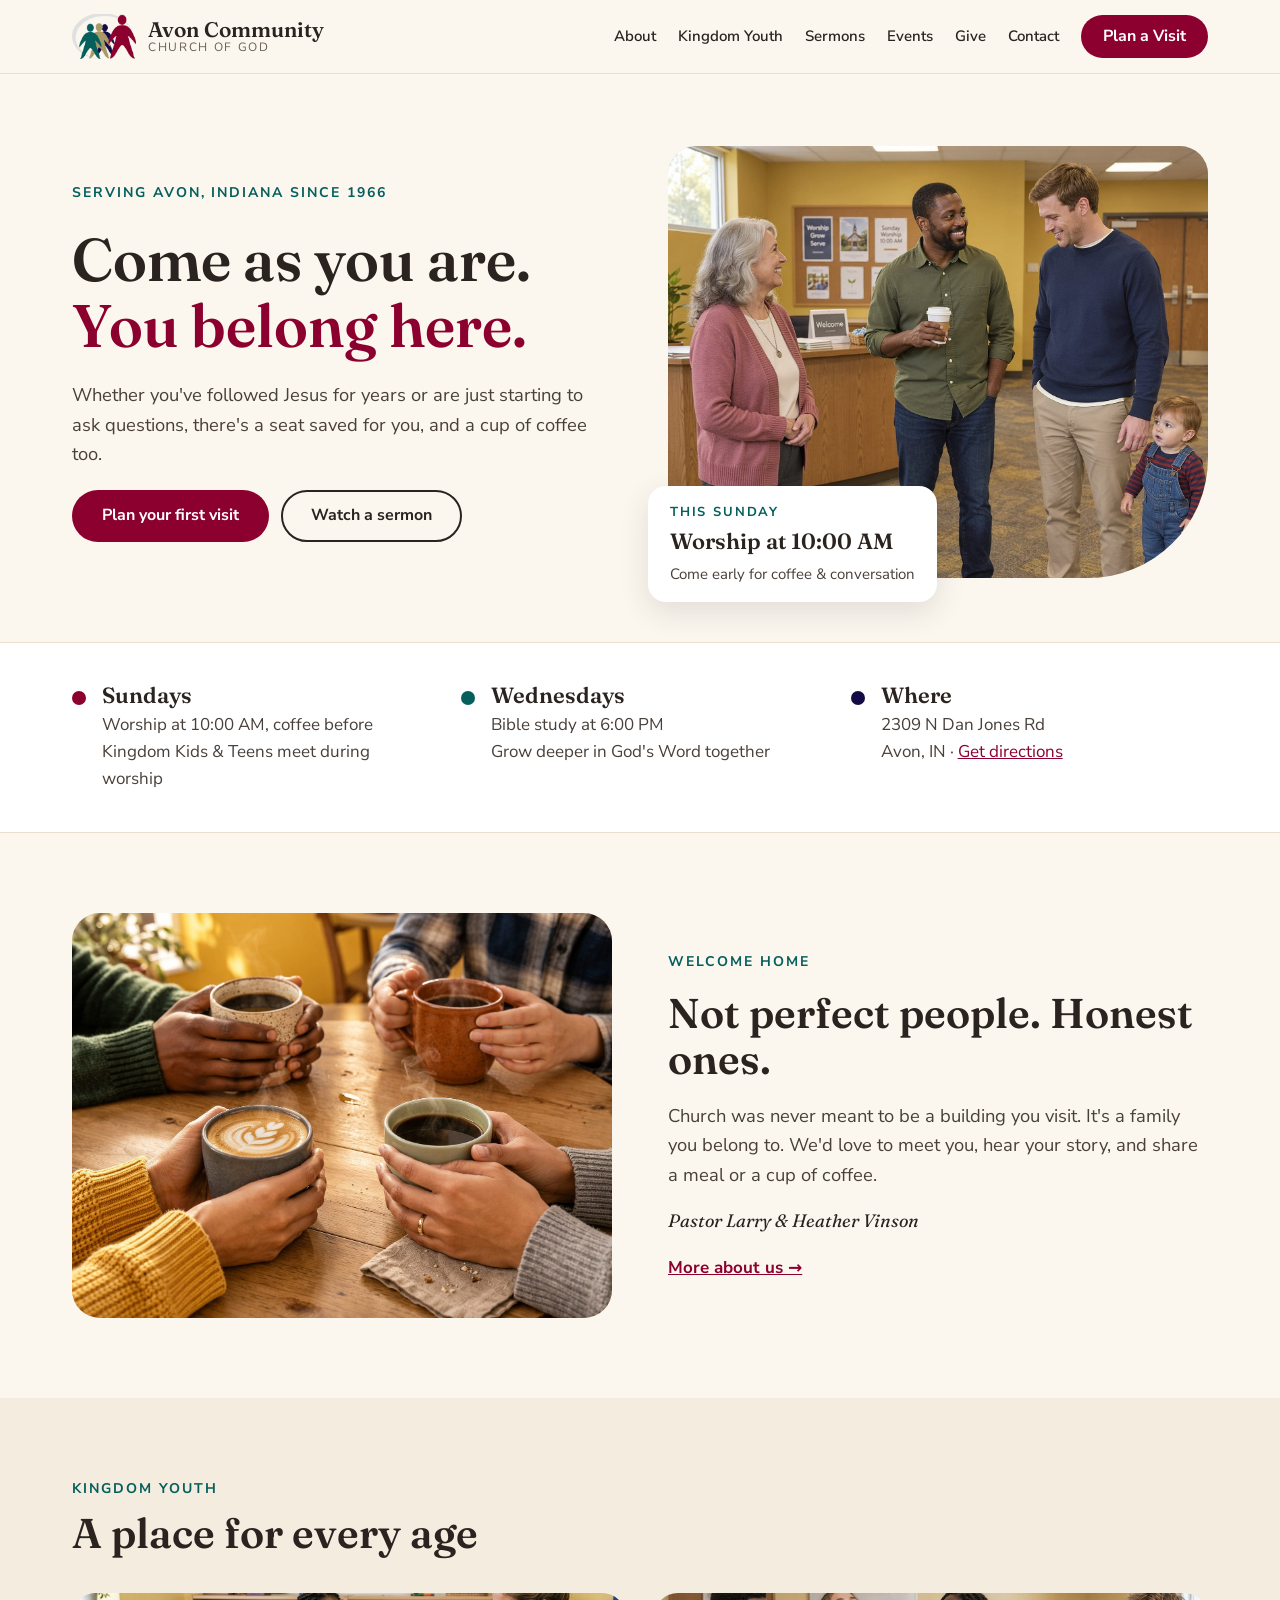
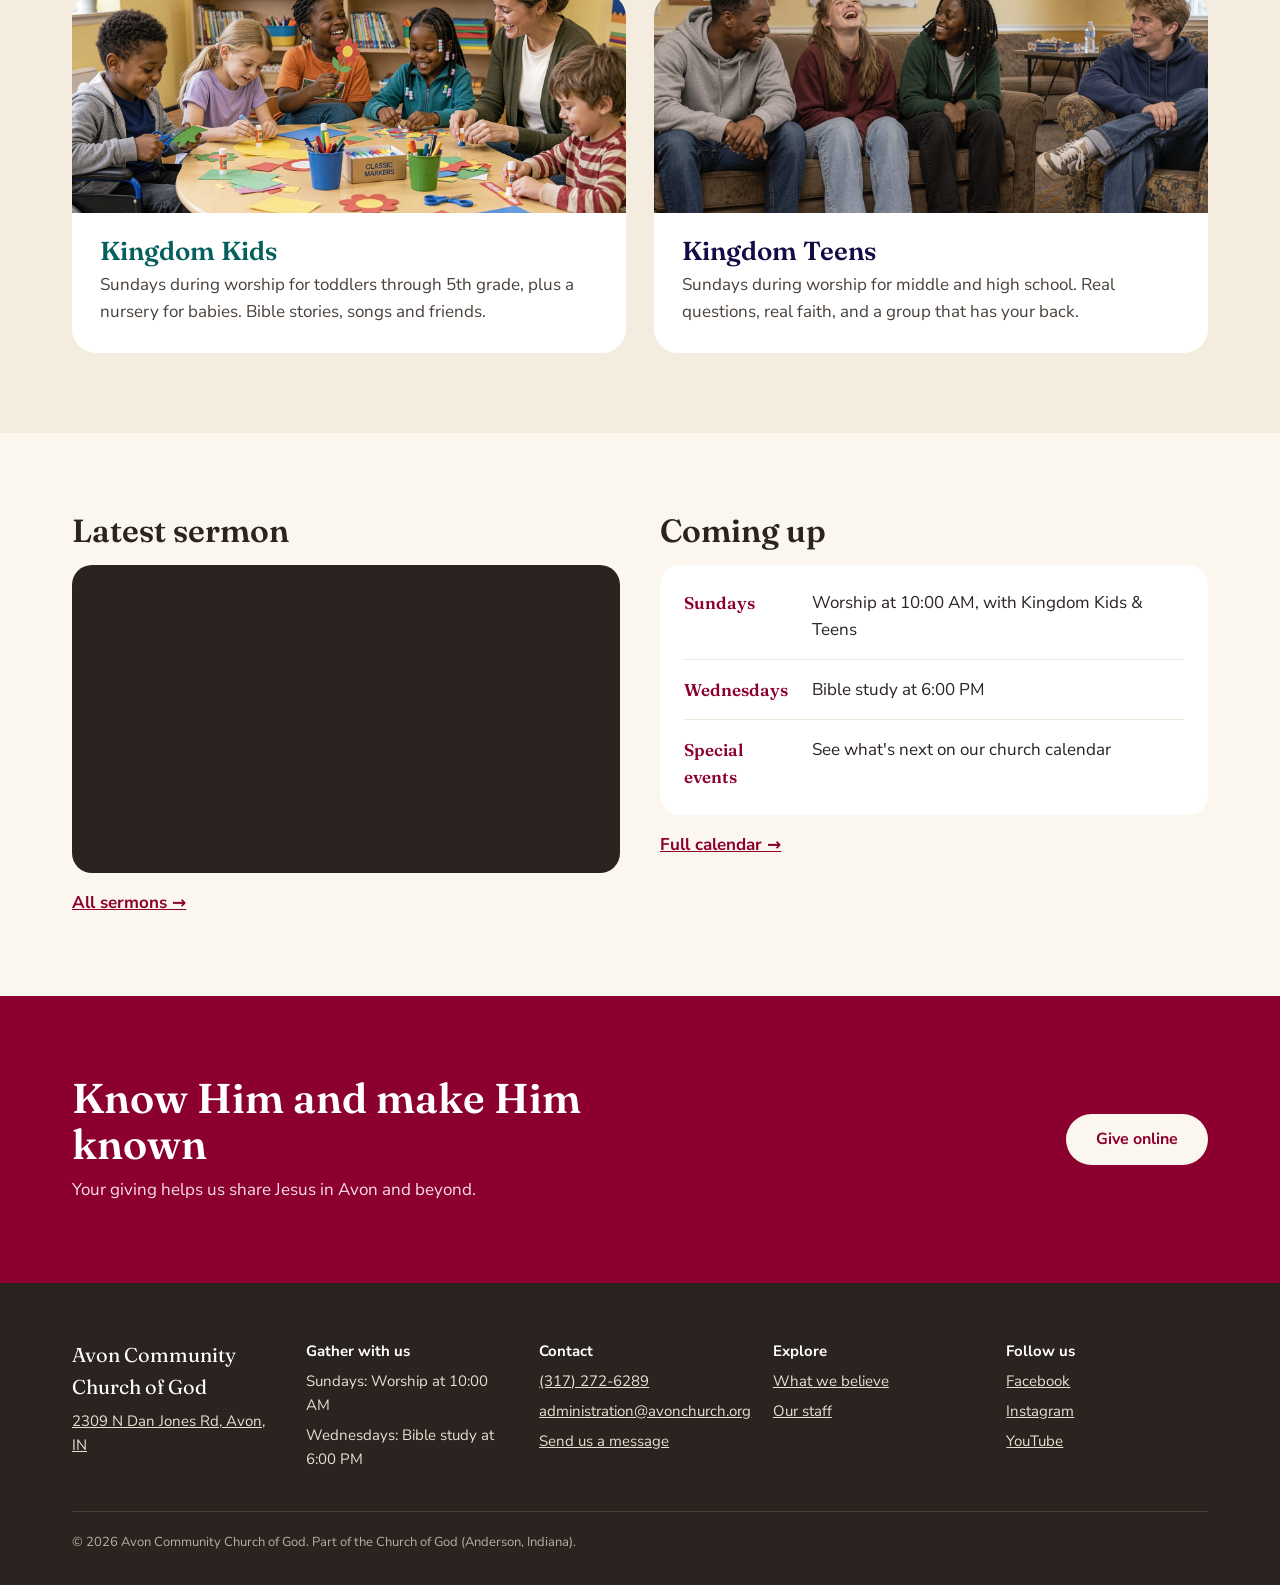
<file: index.html>
<!doctype html>
<html lang="en">
<head>
<meta charset="utf-8">

<meta name="viewport" content="width=device-width, initial-scale=1">
<title>Avon Community Church of God</title>
<meta name="description" content="A church family in Avon, Indiana. Worship Sundays at 10:00 AM at 2309 N Dan Jones Rd. Come as you are.">
<meta property="og:title" content="Avon Community Church of God">
<meta property="og:description" content="A church family in Avon, Indiana. Worship Sundays at 10:00 AM at 2309 N Dan Jones Rd. Come as you are.">
<meta property="og:image" content="https://avonchurch.org/assets/img/logo.png">
<link rel="icon" type="image/png" href="assets/img/favicon.png">
<link rel="apple-touch-icon" href="assets/img/apple-touch-icon.png">
<link rel="preconnect" href="https://fonts.googleapis.com">
<link rel="preconnect" href="https://fonts.gstatic.com" crossorigin>
<link href="https://fonts.googleapis.com/css2?family=Fraunces:opsz,wght@9..144,500;9..144,600&family=Nunito+Sans:wght@400;600;700&display=swap" rel="stylesheet">
<link rel="stylesheet" href="assets/css/style.css">
<script async src="https://www.googletagmanager.com/gtag/js?id=G-5W888PCT22"></script>
<script>
window.dataLayer = window.dataLayer || [];
function gtag(){dataLayer.push(arguments);}
gtag('js', new Date());
gtag('config', 'G-5W888PCT22');
</script>
</head>
<body>
<a class="skip" href="#main">Skip to content</a>
<header class="site-header">
<div class="wrap">
<a class="brand" href="index.html"><img src="assets/img/logo.png" alt="" width="64" height="45" style="height:auto"><span class="brand-name"><strong>Avon Community</strong><span>Church of God</span></span></a>
<button class="menu-toggle" type="button" aria-expanded="false" aria-controls="site-nav">Menu</button>
<nav class="nav" id="site-nav" aria-label="Main">
<a href="about.html">About</a>
<a href="kingdom-youth.html">Kingdom Youth</a>
<a href="sermons.html">Sermons</a>
<a href="events.html">Events</a>
<a href="give.html">Give</a>
<a href="contact.html">Contact</a>
<a class="btn btn-primary" href="plan-a-visit.html">Plan a Visit</a>
</nav>
</div>
</header>
<main id="main">

<section class="hero"><div class="wrap split">
<div class="stack" style="gap:22px">
<p class="eyebrow">Serving Avon, Indiana since 1966</p>
<h1>Come as you are. <span style="color:var(--crimson)">You belong here.</span></h1>
<p class="lead">Whether you've followed Jesus for years or are just starting to ask questions, there's a seat saved for you, and a cup of coffee too.</p>
<div class="btn-row"><a class="btn btn-primary" href="plan-a-visit.html">Plan your first visit</a><a class="btn btn-outline" href="sermons.html">Watch a sermon</a></div>
</div>
<div style="position:relative">
<div class="photo r-hero"><span>Suggested photo: church members chatting in the lobby on a Sunday morning</span><img src="assets/img/photos/home-hero.jpg" alt="church members chatting in the lobby on a Sunday morning" loading="lazy" onerror="this.remove()"></div>
<div class="float-card"><span class="eyebrow" style="font-size:13px">This Sunday</span><strong>Worship at 10:00 AM</strong><span class="soft" style="font-size:15px">Come early for coffee &amp; conversation</span></div>
</div>
</div></section>

<section class="band-white" style="padding:40px 0"><div class="wrap times">
<div><span class="dot" style="background:var(--crimson)"></span><div><h2>Sundays</h2><p>Worship at 10:00 AM, coffee before<br>Kingdom Kids &amp; Teens meet during worship</p></div></div>
<div><span class="dot" style="background:var(--teal)"></span><div><h2>Wednesdays</h2><p>Bible study at 6:00 PM<br>Grow deeper in God's Word together</p></div></div>
<div><span class="dot" style="background:var(--navy)"></span><div><h2>Where</h2><p>2309 N Dan Jones Rd<br>Avon, IN · <a href="https://www.google.com/maps/search/?api=1&query=2309+N+Dan+Jones+Rd+Avon+IN">Get directions</a></p></div></div>
</div></section>

<section><div class="wrap split">
<div class="photo r-4x3"><span>Suggested photo: friends talking over cups of coffee</span><img src="assets/img/photos/vinson-family.jpg" alt="friends talking over cups of coffee" loading="lazy" onerror="this.remove()"></div>
<div class="stack">
<p class="eyebrow">Welcome home</p>
<h2>Not perfect people. Honest ones.</h2>
<p class="lead">Church was never meant to be a building you visit. It's a family you belong to. We'd love to meet you, hear your story, and share a meal or a cup of coffee.</p>
<p style="font-family:var(--serif);font-style:italic;font-size:18px">Pastor Larry &amp; Heather Vinson</p>
<a class="link-strong" href="about.html">More about us →</a>
</div>
</div></section>

<section class="band-sand"><div class="wrap stack" style="gap:36px">
<div class="stack" style="gap:10px"><p class="eyebrow">Kingdom Youth</p><h2>A place for every age</h2></div>
<div class="grid-2">
<a class="card-link" href="kingdom-youth.html#kids"><div class="photo teal"><span>Suggested photo: kids doing a craft with their teacher</span><img src="assets/img/photos/kingdom-kids.jpg" alt="kids doing a craft with their teacher" loading="lazy" onerror="this.remove()"></div><div class="body"><h3 style="color:var(--teal);font-size:26px">Kingdom Kids</h3><p class="soft">Sundays during worship for toddlers through 5th grade, plus a nursery for babies. Bible stories, songs and friends.</p></div></a>
<a class="card-link" href="kingdom-youth.html#teens"><div class="photo navy"><span>Suggested photo: teens laughing together in the youth room</span><img src="assets/img/photos/kingdom-teens.jpg" alt="teens laughing together in the youth room" loading="lazy" onerror="this.remove()"></div><div class="body"><h3 style="color:var(--navy);font-size:26px">Kingdom Teens</h3><p class="soft">Sundays during worship for middle and high school. Real questions, real faith, and a group that has your back.</p></div></a>
</div>
</div></section>

<section><div class="wrap grid-2" style="gap:40px">
<div class="stack" style="gap:16px">
<h2 style="font-size:32px">Latest sermon</h2>
<div class="video"><iframe src="https://www.youtube.com/embed/videoseries?list=UUC1pGTZjn49KOCtVkLAzRPA" title="Latest sermons from Avon Community Church of God" loading="lazy" allow="accelerometer; encrypted-media; gyroscope; picture-in-picture" allowfullscreen></iframe></div>
<a class="link-strong" href="sermons.html">All sermons →</a>
</div>
<div class="stack" style="gap:16px">
<h2 style="font-size:32px">Coming up</h2>
<div class="events-list">
<div><span style="font-family:var(--serif);font-weight:600;color:var(--crimson);width:110px;flex:none">Sundays</span><span>Worship at 10:00 AM, with Kingdom Kids &amp; Teens</span></div>
<div><span style="font-family:var(--serif);font-weight:600;color:var(--crimson);width:110px;flex:none">Wednesdays</span><span>Bible study at 6:00 PM</span></div>
<div><span style="font-family:var(--serif);font-weight:600;color:var(--crimson);width:110px;flex:none">Special events</span><span>See what's next on our church calendar</span></div>
</div>
<a class="link-strong" href="events.html">Full calendar →</a>
</div>
</div></section>

<section class="band-crimson cta-band"><div class="wrap">
<div class="stack" style="gap:8px;max-width:36em"><h2>Know Him and make Him known</h2><p>Your giving helps us share Jesus in Avon and beyond.</p></div>
<a class="btn btn-light" href="give.html">Give online</a>
</div></section>

</main>
<footer class="site-footer">
<div class="wrap">
<div class="cols">
<div><span class="name">Avon Community Church of God</span><a href="https://www.google.com/maps/search/?api=1&query=2309+N+Dan+Jones+Rd+Avon+IN">2309 N Dan Jones Rd, Avon, IN</a></div>
<div><strong>Gather with us</strong><span>Sundays: Worship at 10:00 AM</span><span>Wednesdays: Bible study at 6:00 PM</span></div>
<div><strong>Contact</strong><a href="tel:+13172726289">(317) 272-6289</a><a href="mailto:administration@avonchurch.org">administration@avonchurch.org</a><a href="contact.html">Send us a message</a></div>
<div><strong>Explore</strong><a href="beliefs.html">What we believe</a><a href="staff.html">Our staff</a></div>
<div><strong>Follow us</strong><a href="https://www.facebook.com/avonchurch">Facebook</a><a href="https://www.instagram.com/avonccog">Instagram</a><a href="https://www.youtube.com/@avoncommunitychurchofgod">YouTube</a></div>
</div>
<p class="legal">&copy; <span id="year">2026</span> Avon Community Church of God. Part of the Church of God (Anderson, Indiana).</p>
</div>
</footer>
<script src="assets/js/site.js"></script>
<script src="https://www.blueletterbible.org/assets/scripts/blbToolTip/BLB_ScriptTagger-min.js"></script>
<script>
BLB.Tagger.Translation = 'NIV';
BLB.Tagger.HyperLinks = 'all';
BLB.Tagger.HideTranslationAbbrev = false;
BLB.Tagger.TargetNewWindow = true;
BLB.Tagger.Style = 'par';
</script>
</body>
</html>
</file>
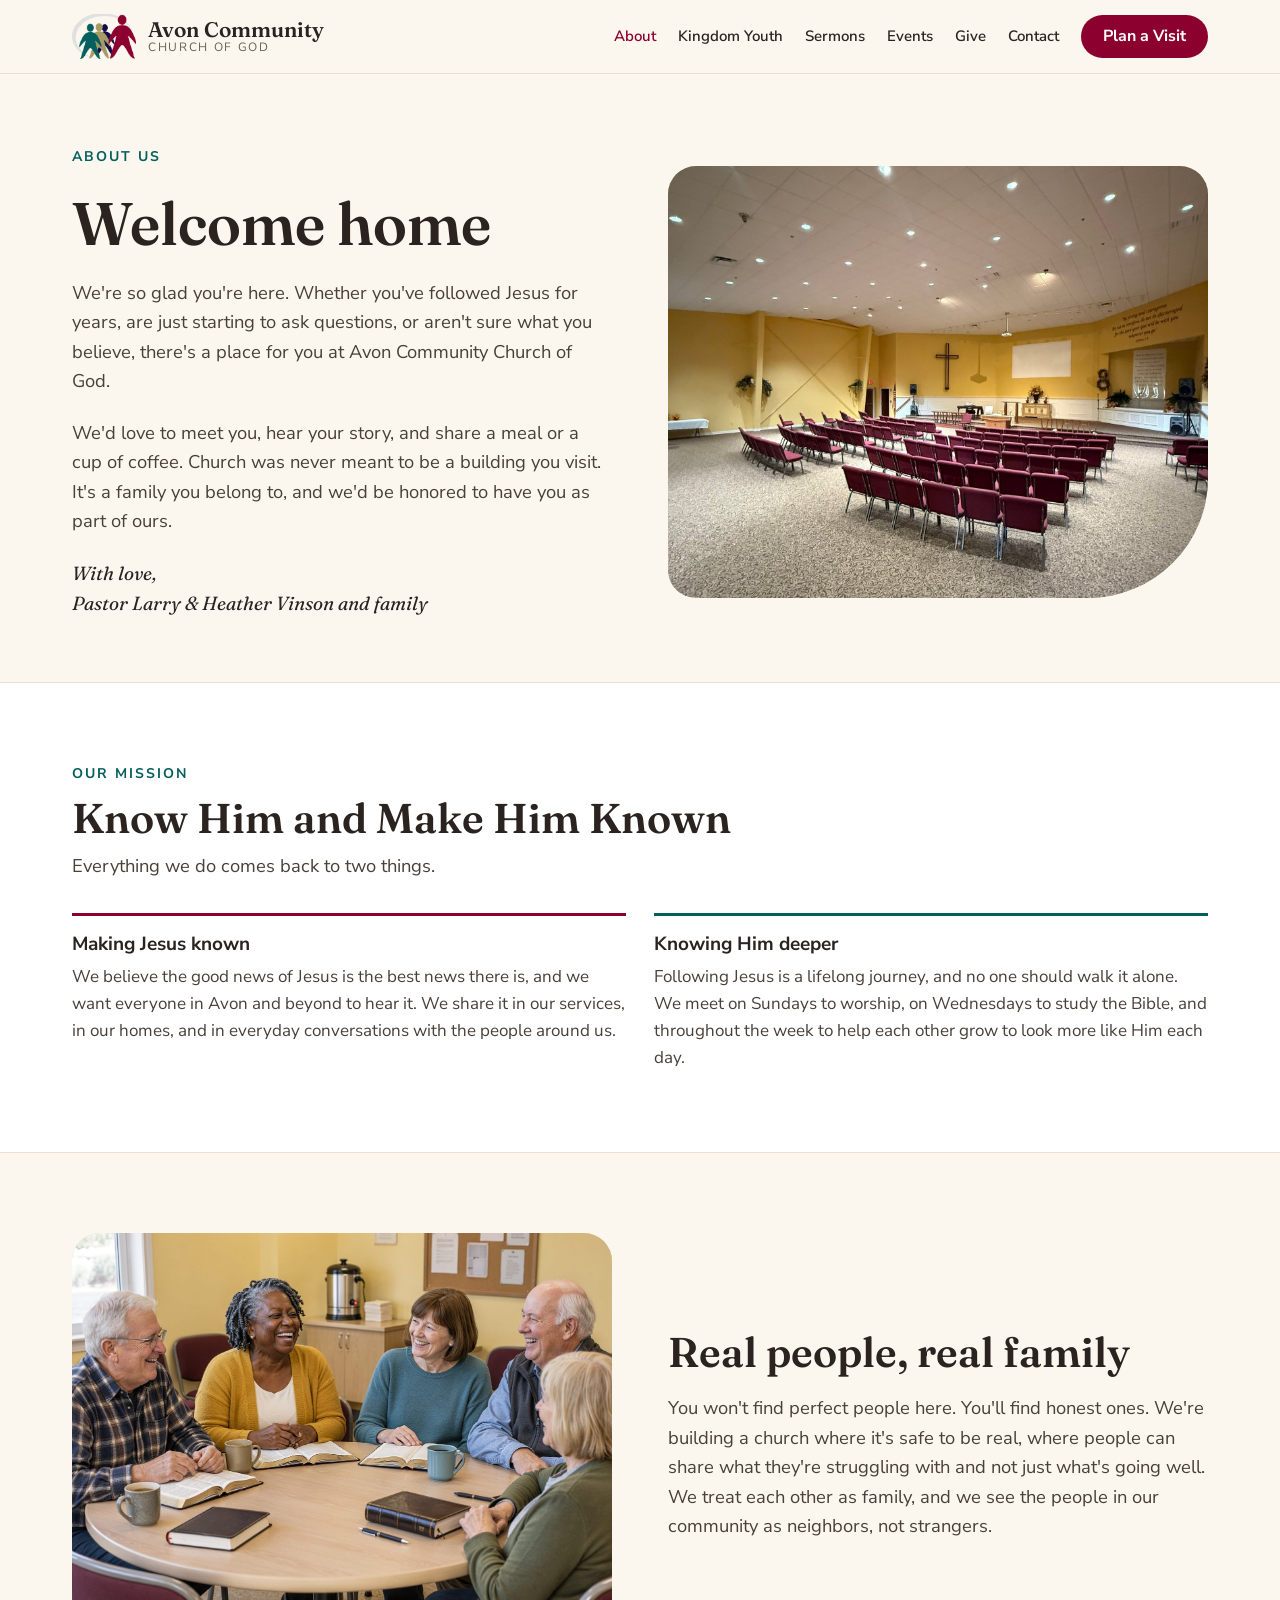
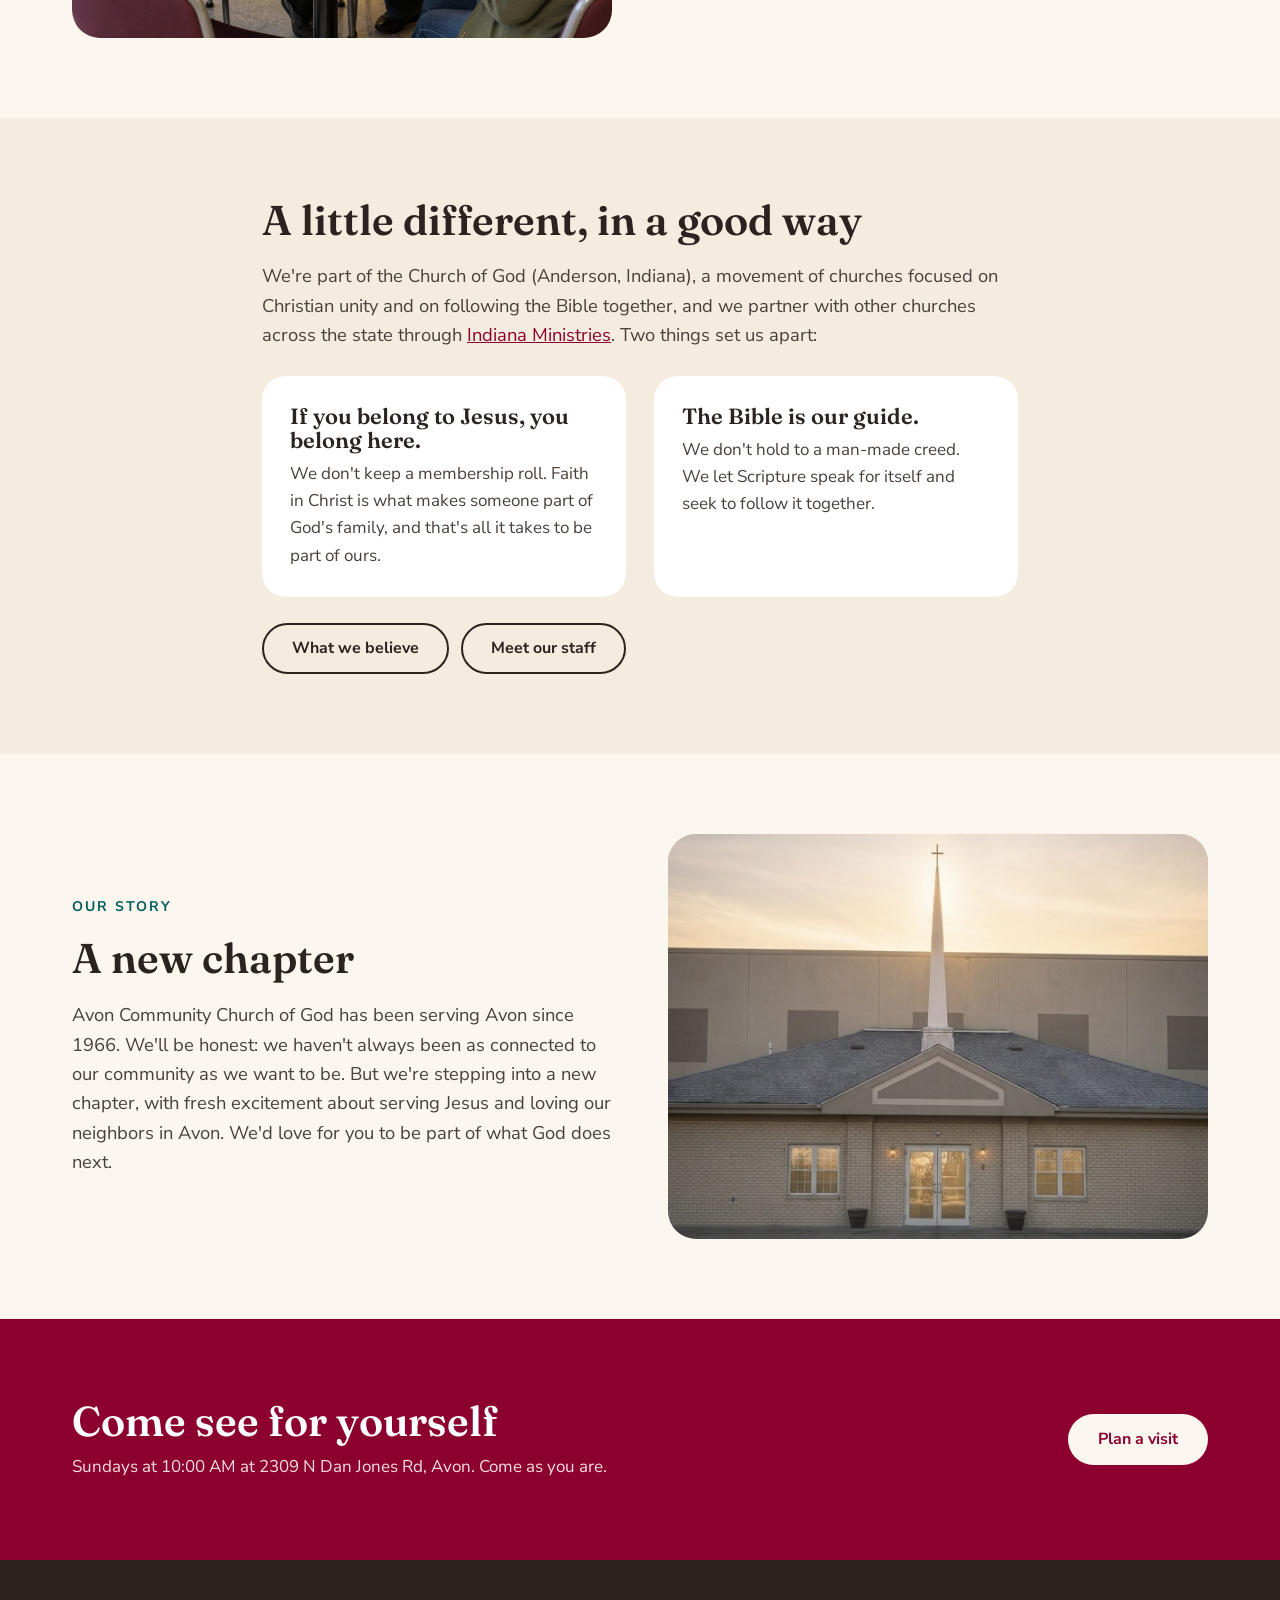
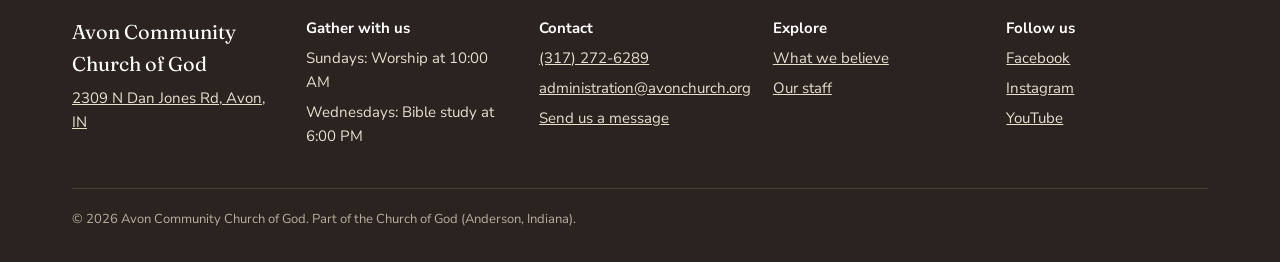
<file: about.html>
<!doctype html>
<html lang="en">
<head>
<meta charset="utf-8">

<meta name="viewport" content="width=device-width, initial-scale=1">
<title>About Us | Avon Community Church of God</title>
<meta name="description" content="Meet Avon Community Church of God: a church family in Avon, Indiana, here to know Jesus and make Him known.">
<meta property="og:title" content="About Us | Avon Community Church of God">
<meta property="og:description" content="Meet Avon Community Church of God: a church family in Avon, Indiana, here to know Jesus and make Him known.">
<meta property="og:image" content="https://avonchurch.org/assets/img/logo.png">
<link rel="icon" type="image/png" href="assets/img/favicon.png">
<link rel="apple-touch-icon" href="assets/img/apple-touch-icon.png">
<link rel="preconnect" href="https://fonts.googleapis.com">
<link rel="preconnect" href="https://fonts.gstatic.com" crossorigin>
<link href="https://fonts.googleapis.com/css2?family=Fraunces:opsz,wght@9..144,500;9..144,600&family=Nunito+Sans:wght@400;600;700&display=swap" rel="stylesheet">
<link rel="stylesheet" href="assets/css/style.css">
<script async src="https://www.googletagmanager.com/gtag/js?id=G-5W888PCT22"></script>
<script>
window.dataLayer = window.dataLayer || [];
function gtag(){dataLayer.push(arguments);}
gtag('js', new Date());
gtag('config', 'G-5W888PCT22');
</script>
</head>
<body>
<a class="skip" href="#main">Skip to content</a>
<header class="site-header">
<div class="wrap">
<a class="brand" href="index.html"><img src="assets/img/logo.png" alt="" width="64" height="45" style="height:auto"><span class="brand-name"><strong>Avon Community</strong><span>Church of God</span></span></a>
<button class="menu-toggle" type="button" aria-expanded="false" aria-controls="site-nav">Menu</button>
<nav class="nav" id="site-nav" aria-label="Main">
<a href="about.html" aria-current="page">About</a>
<a href="kingdom-youth.html">Kingdom Youth</a>
<a href="sermons.html">Sermons</a>
<a href="events.html">Events</a>
<a href="give.html">Give</a>
<a href="contact.html">Contact</a>
<a class="btn btn-primary" href="plan-a-visit.html">Plan a Visit</a>
</nav>
</div>
</header>
<main id="main">

<section class="hero"><div class="wrap split">
<div class="stack" style="gap:22px">
<p class="eyebrow">About us</p>
<h1>Welcome home</h1>
<p class="lead">We're so glad you're here. Whether you've followed Jesus for years, are just starting to ask questions, or aren't sure what you believe, there's a place for you at Avon Community Church of God.</p>
<p class="lead">We'd love to meet you, hear your story, and share a meal or a cup of coffee. Church was never meant to be a building you visit. It's a family you belong to, and we'd be honored to have you as part of ours.</p>
<p style="font-family:var(--serif);font-style:italic;font-size:19px">With love,<br>Pastor Larry &amp; Heather Vinson and family</p>
</div>
<div class="photo r-hero"><span>Suggested photo: our sanctuary, with the cross and the worship stage</span><img src="assets/img/photos/about-vinsons.jpg" alt="our sanctuary, with the cross and the worship stage" loading="lazy" onerror="this.remove()"></div>
</div></section>

<section class="band-white"><div class="wrap stack" style="gap:32px">
<div class="stack" style="gap:10px"><p class="eyebrow">Our mission</p><h2>Know Him and Make Him Known</h2><p class="lead">Everything we do comes back to two things.</p></div>
<div class="grid-2">
<div class="step"><h3>Making Jesus known</h3><p>We believe the good news of Jesus is the best news there is, and we want everyone in Avon and beyond to hear it. We share it in our services, in our homes, and in everyday conversations with the people around us.</p></div>
<div class="step" style="border-color:var(--teal)"><h3>Knowing Him deeper</h3><p>Following Jesus is a lifelong journey, and no one should walk it alone. We meet on Sundays to worship, on Wednesdays to study the Bible, and throughout the week to help each other grow to look more like Him each day.</p></div>
</div>
</div></section>

<section><div class="wrap split">
<div class="photo r-4x3"><span>Suggested photo: a small Bible study group laughing together around a table</span><img src="assets/img/photos/real-people.jpg" alt="a small Bible study group laughing together around a table" loading="lazy" onerror="this.remove()"></div>
<div class="stack">
<h2>Real people, real family</h2>
<p class="lead">You won't find perfect people here. You'll find honest ones. We're building a church where it's safe to be real, where people can share what they're struggling with and not just what's going well. We treat each other as family, and we see the people in our community as neighbors, not strangers.</p>
</div>
</div></section>

<section class="band-sand"><div class="wrap narrow stack">
<h2>A little different, in a good way</h2>
<p class="lead" style="max-width:none">We're part of the Church of God (Anderson, Indiana), a movement of churches focused on Christian unity and on following the Bible together, and we partner with other churches across the state through <a href="https://indianaministries.org/">Indiana Ministries</a>. Two things set us apart:</p>
<div class="grid-2" style="margin-top:8px">
<div class="card"><h3 style="font-size:22px;margin-bottom:8px">If you belong to Jesus, you belong here.</h3><p class="soft">We don't keep a membership roll. Faith in Christ is what makes someone part of God's family, and that's all it takes to be part of ours.</p></div>
<div class="card"><h3 style="font-size:22px;margin-bottom:8px">The Bible is our guide.</h3><p class="soft">We don't hold to a man-made creed. We let Scripture speak for itself and seek to follow it together.</p></div>
</div>
<div class="btn-row" style="margin-top:8px"><a class="btn btn-outline" href="beliefs.html">What we believe</a><a class="btn btn-outline" href="staff.html">Meet our staff</a></div>
</div></section>

<section><div class="wrap split">
<div class="stack">
<p class="eyebrow">Our story</p>
<h2>A new chapter</h2>
<p class="lead">Avon Community Church of God has been serving Avon since 1966. We'll be honest: we haven't always been as connected to our community as we want to be. But we're stepping into a new chapter, with fresh excitement about serving Jesus and loving our neighbors in Avon. We'd love for you to be part of what God does next.</p>
</div>
<div class="photo r-4x3"><span>Suggested photo: our church building, seen from the parking lot</span><img src="assets/img/photos/church-building.jpg" alt="our church building, seen from the parking lot" loading="lazy" onerror="this.remove()"></div>
</div></section>

<section class="band-crimson cta-band"><div class="wrap">
<div class="stack" style="gap:8px;max-width:36em"><h2>Come see for yourself</h2><p>Sundays at 10:00 AM at 2309 N Dan Jones Rd, Avon. Come as you are.</p></div>
<a class="btn btn-light" href="plan-a-visit.html">Plan a visit</a>
</div></section>

</main>
<footer class="site-footer">
<div class="wrap">
<div class="cols">
<div><span class="name">Avon Community Church of God</span><a href="https://www.google.com/maps/search/?api=1&query=2309+N+Dan+Jones+Rd+Avon+IN">2309 N Dan Jones Rd, Avon, IN</a></div>
<div><strong>Gather with us</strong><span>Sundays: Worship at 10:00 AM</span><span>Wednesdays: Bible study at 6:00 PM</span></div>
<div><strong>Contact</strong><a href="tel:+13172726289">(317) 272-6289</a><a href="mailto:administration@avonchurch.org">administration@avonchurch.org</a><a href="contact.html">Send us a message</a></div>
<div><strong>Explore</strong><a href="beliefs.html">What we believe</a><a href="staff.html">Our staff</a></div>
<div><strong>Follow us</strong><a href="https://www.facebook.com/avonchurch">Facebook</a><a href="https://www.instagram.com/avonccog">Instagram</a><a href="https://www.youtube.com/@avoncommunitychurchofgod">YouTube</a></div>
</div>
<p class="legal">&copy; <span id="year">2026</span> Avon Community Church of God. Part of the Church of God (Anderson, Indiana).</p>
</div>
</footer>
<script src="assets/js/site.js"></script>
<script src="https://www.blueletterbible.org/assets/scripts/blbToolTip/BLB_ScriptTagger-min.js"></script>
<script>
BLB.Tagger.Translation = 'NIV';
BLB.Tagger.HyperLinks = 'all';
BLB.Tagger.HideTranslationAbbrev = false;
BLB.Tagger.TargetNewWindow = true;
BLB.Tagger.Style = 'par';
</script>
</body>
</html>
</file>
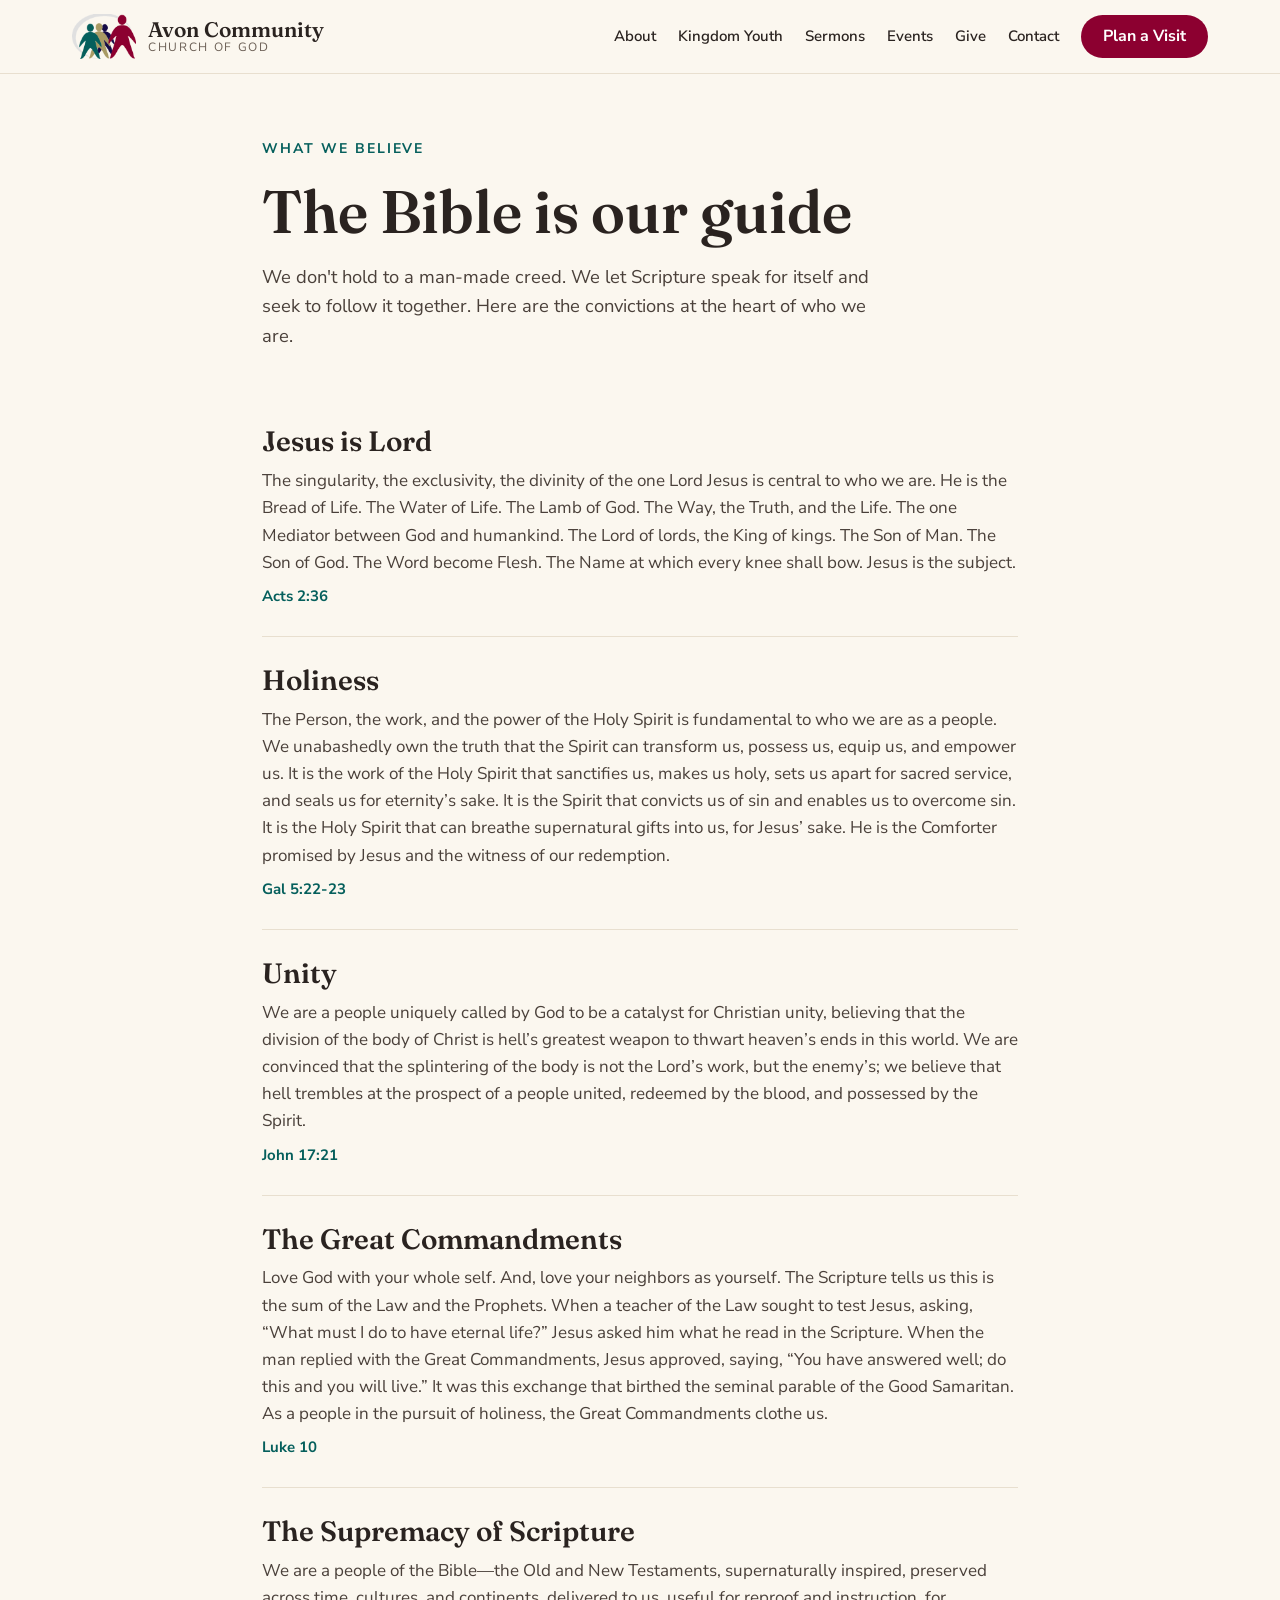
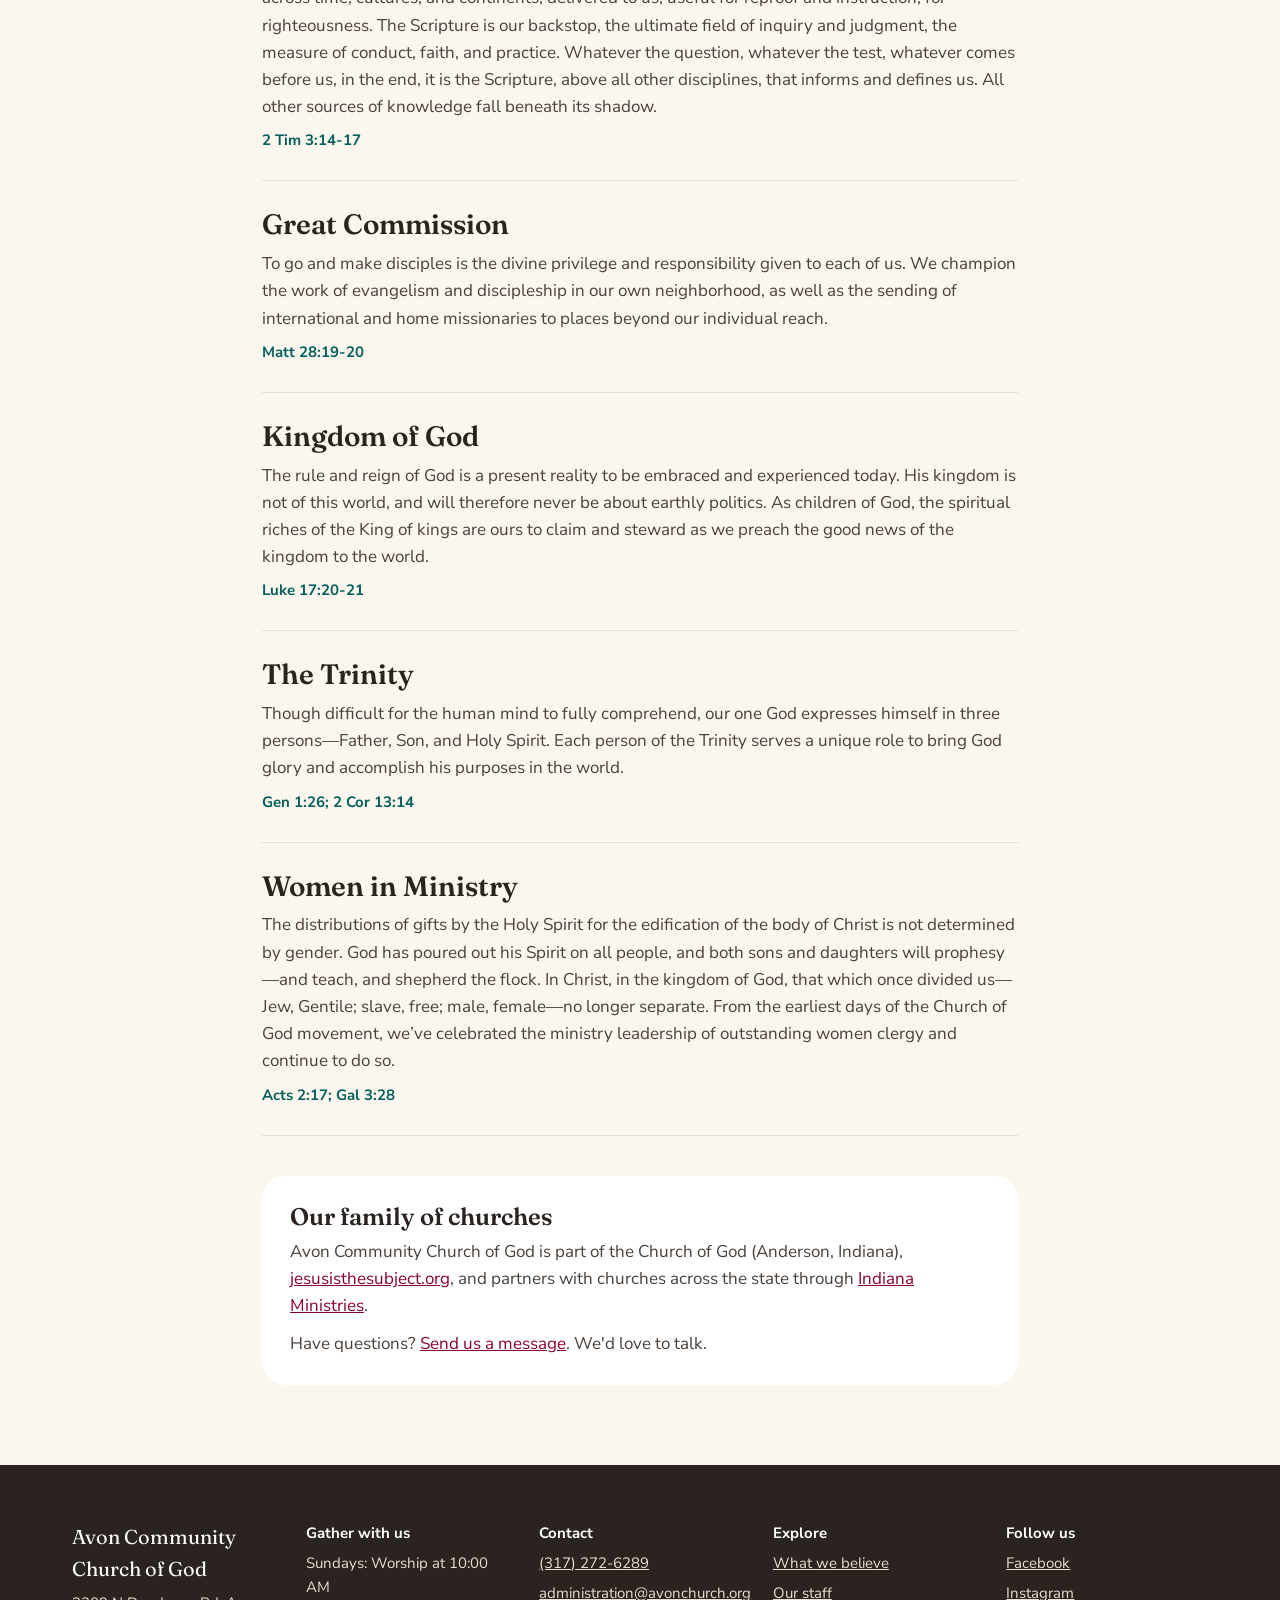
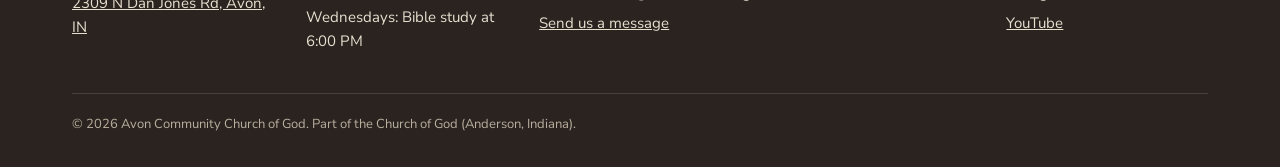
<file: beliefs.html>
<!doctype html>
<html lang="en">
<head>
<meta charset="utf-8">

<meta name="viewport" content="width=device-width, initial-scale=1">
<title>What We Believe | Avon Community Church of God</title>
<meta name="description" content="What Avon Community Church of God believes. We let Scripture speak for itself and seek to follow it together.">
<meta property="og:title" content="What We Believe | Avon Community Church of God">
<meta property="og:description" content="What Avon Community Church of God believes. We let Scripture speak for itself and seek to follow it together.">
<meta property="og:image" content="https://avonchurch.org/assets/img/logo.png">
<link rel="icon" type="image/png" href="assets/img/favicon.png">
<link rel="apple-touch-icon" href="assets/img/apple-touch-icon.png">
<link rel="preconnect" href="https://fonts.googleapis.com">
<link rel="preconnect" href="https://fonts.gstatic.com" crossorigin>
<link href="https://fonts.googleapis.com/css2?family=Fraunces:opsz,wght@9..144,500;9..144,600&family=Nunito+Sans:wght@400;600;700&display=swap" rel="stylesheet">
<link rel="stylesheet" href="assets/css/style.css">
<script async src="https://www.googletagmanager.com/gtag/js?id=G-5W888PCT22"></script>
<script>
window.dataLayer = window.dataLayer || [];
function gtag(){dataLayer.push(arguments);}
gtag('js', new Date());
gtag('config', 'G-5W888PCT22');
</script>
</head>
<body>
<a class="skip" href="#main">Skip to content</a>
<header class="site-header">
<div class="wrap">
<a class="brand" href="index.html"><img src="assets/img/logo.png" alt="" width="64" height="45" style="height:auto"><span class="brand-name"><strong>Avon Community</strong><span>Church of God</span></span></a>
<button class="menu-toggle" type="button" aria-expanded="false" aria-controls="site-nav">Menu</button>
<nav class="nav" id="site-nav" aria-label="Main">
<a href="about.html">About</a>
<a href="kingdom-youth.html">Kingdom Youth</a>
<a href="sermons.html">Sermons</a>
<a href="events.html">Events</a>
<a href="give.html">Give</a>
<a href="contact.html">Contact</a>
<a class="btn btn-primary" href="plan-a-visit.html">Plan a Visit</a>
</nav>
</div>
</header>
<main id="main">

<section class="page-hero"><div class="wrap narrow stack">
<p class="eyebrow">What we believe</p>
<h1>The Bible is our guide</h1>
<p class="lead">We don't hold to a man-made creed. We let Scripture speak for itself and seek to follow it together. Here are the convictions at the heart of who we are.</p>
</div></section>
<section style="padding-top:0"><div class="wrap narrow">
<div class="belief"><h2>Jesus is Lord</h2><p>The singularity, the exclusivity, the divinity of the one Lord Jesus is central to who we are. He is the Bread of Life. The Water of Life. The Lamb of God. The Way, the Truth, and the Life. The one Mediator between God and humankind. The Lord of lords, the King of kings. The Son of Man. The Son of God. The Word become Flesh. The Name at which every knee shall bow. Jesus is the subject.</p><p class="ref">Acts 2:36</p></div>
<div class="belief"><h2>Holiness</h2><p>The Person, the work, and the power of the Holy Spirit is fundamental to who we are as a people. We unabashedly own the truth that the Spirit can transform us, possess us, equip us, and empower us. It is the work of the Holy Spirit that sanctifies us, makes us holy, sets us apart for sacred service, and seals us for eternity’s sake. It is the Spirit that convicts us of sin and enables us to overcome sin. It is the Holy Spirit that can breathe supernatural gifts into us, for Jesus’ sake. He is the Comforter promised by Jesus and the witness of our redemption.</p><p class="ref">Gal 5:22-23</p></div>
<div class="belief"><h2>Unity</h2><p>We are a people uniquely called by God to be a catalyst for Christian unity, believing that the division of the body of Christ is hell’s greatest weapon to thwart heaven’s ends in this world. We are convinced that the splintering of the body is not the Lord’s work, but the enemy’s; we believe that hell trembles at the prospect of a people united, redeemed by the blood, and possessed by the Spirit.</p><p class="ref">John 17:21</p></div>
<div class="belief"><h2>The Great Commandments</h2><p>Love God with your whole self. And, love your neighbors as yourself. The Scripture tells us this is the sum of the Law and the Prophets. When a teacher of the Law sought to test Jesus, asking, “What must I do to have eternal life?” Jesus asked him what he read in the Scripture. When the man replied with the Great Commandments, Jesus approved, saying, “You have answered well; do this and you will live.” It was this exchange that birthed the seminal parable of the Good Samaritan. As a people in the pursuit of holiness, the Great Commandments clothe us.</p><p class="ref">Luke 10</p></div>
<div class="belief"><h2>The Supremacy of Scripture</h2><p>We are a people of the Bible—the Old and New Testaments, supernaturally inspired, preserved across time, cultures, and continents, delivered to us, useful for reproof and instruction, for righteousness. The Scripture is our backstop, the ultimate field of inquiry and judgment, the measure of conduct, faith, and practice. Whatever the question, whatever the test, whatever comes before us, in the end, it is the Scripture, above all other disciplines, that informs and defines us. All other sources of knowledge fall beneath its shadow.</p><p class="ref">2 Tim 3:14-17</p></div>
<div class="belief"><h2>Great Commission</h2><p>To go and make disciples is the divine privilege and responsibility given to each of us. We champion the work of evangelism and discipleship in our own neighborhood, as well as the sending of international and home missionaries to places beyond our individual reach.</p><p class="ref">Matt 28:19-20</p></div>
<div class="belief"><h2>Kingdom of God</h2><p>The rule and reign of God is a present reality to be embraced and experienced today. His kingdom is not of this world, and will therefore never be about earthly politics. As children of God, the spiritual riches of the King of kings are ours to claim and steward as we preach the good news of the kingdom to the world.</p><p class="ref">Luke 17:20-21</p></div>
<div class="belief"><h2>The Trinity</h2><p>Though difficult for the human mind to fully comprehend, our one God expresses himself in three persons—Father, Son, and Holy Spirit. Each person of the Trinity serves a unique role to bring God glory and accomplish his purposes in the world.</p><p class="ref">Gen 1:26; 2 Cor 13:14</p></div>
<div class="belief"><h2>Women in Ministry</h2><p>The distributions of gifts by the Holy Spirit for the edification of the body of Christ is not determined by gender. God has poured out his Spirit on all people, and both sons and daughters will prophesy—and teach, and shepherd the flock. In Christ, in the kingdom of God, that which once divided us—Jew, Gentile; slave, free; male, female—no longer separate. From the earliest days of the Church of God movement, we’ve celebrated the ministry leadership of outstanding women clergy and continue to do so.</p><p class="ref">Acts 2:17; Gal 3:28</p></div>
<div class="card" style="margin-top:40px">
<h3 style="margin-bottom:8px">Our family of churches</h3>
<p class="soft">Avon Community Church of God is part of the Church of God (Anderson, Indiana), <a href="https://www.jesusisthesubject.org/">jesusisthesubject.org</a>, and partners with churches across the state through <a href="https://indianaministries.org/">Indiana Ministries</a>.</p>
<p class="soft" style="margin-top:10px">Have questions? <a href="contact.html">Send us a message</a>. We'd love to talk.</p>
</div>
</div></section>

</main>
<footer class="site-footer">
<div class="wrap">
<div class="cols">
<div><span class="name">Avon Community Church of God</span><a href="https://www.google.com/maps/search/?api=1&query=2309+N+Dan+Jones+Rd+Avon+IN">2309 N Dan Jones Rd, Avon, IN</a></div>
<div><strong>Gather with us</strong><span>Sundays: Worship at 10:00 AM</span><span>Wednesdays: Bible study at 6:00 PM</span></div>
<div><strong>Contact</strong><a href="tel:+13172726289">(317) 272-6289</a><a href="mailto:administration@avonchurch.org">administration@avonchurch.org</a><a href="contact.html">Send us a message</a></div>
<div><strong>Explore</strong><a href="beliefs.html">What we believe</a><a href="staff.html">Our staff</a></div>
<div><strong>Follow us</strong><a href="https://www.facebook.com/avonchurch">Facebook</a><a href="https://www.instagram.com/avonccog">Instagram</a><a href="https://www.youtube.com/@avoncommunitychurchofgod">YouTube</a></div>
</div>
<p class="legal">&copy; <span id="year">2026</span> Avon Community Church of God. Part of the Church of God (Anderson, Indiana).</p>
</div>
</footer>
<script src="assets/js/site.js"></script>
<script src="https://www.blueletterbible.org/assets/scripts/blbToolTip/BLB_ScriptTagger-min.js"></script>
<script>
BLB.Tagger.Translation = 'NIV';
BLB.Tagger.HyperLinks = 'all';
BLB.Tagger.HideTranslationAbbrev = false;
BLB.Tagger.TargetNewWindow = true;
BLB.Tagger.Style = 'par';
</script>
</body>
</html>
</file>
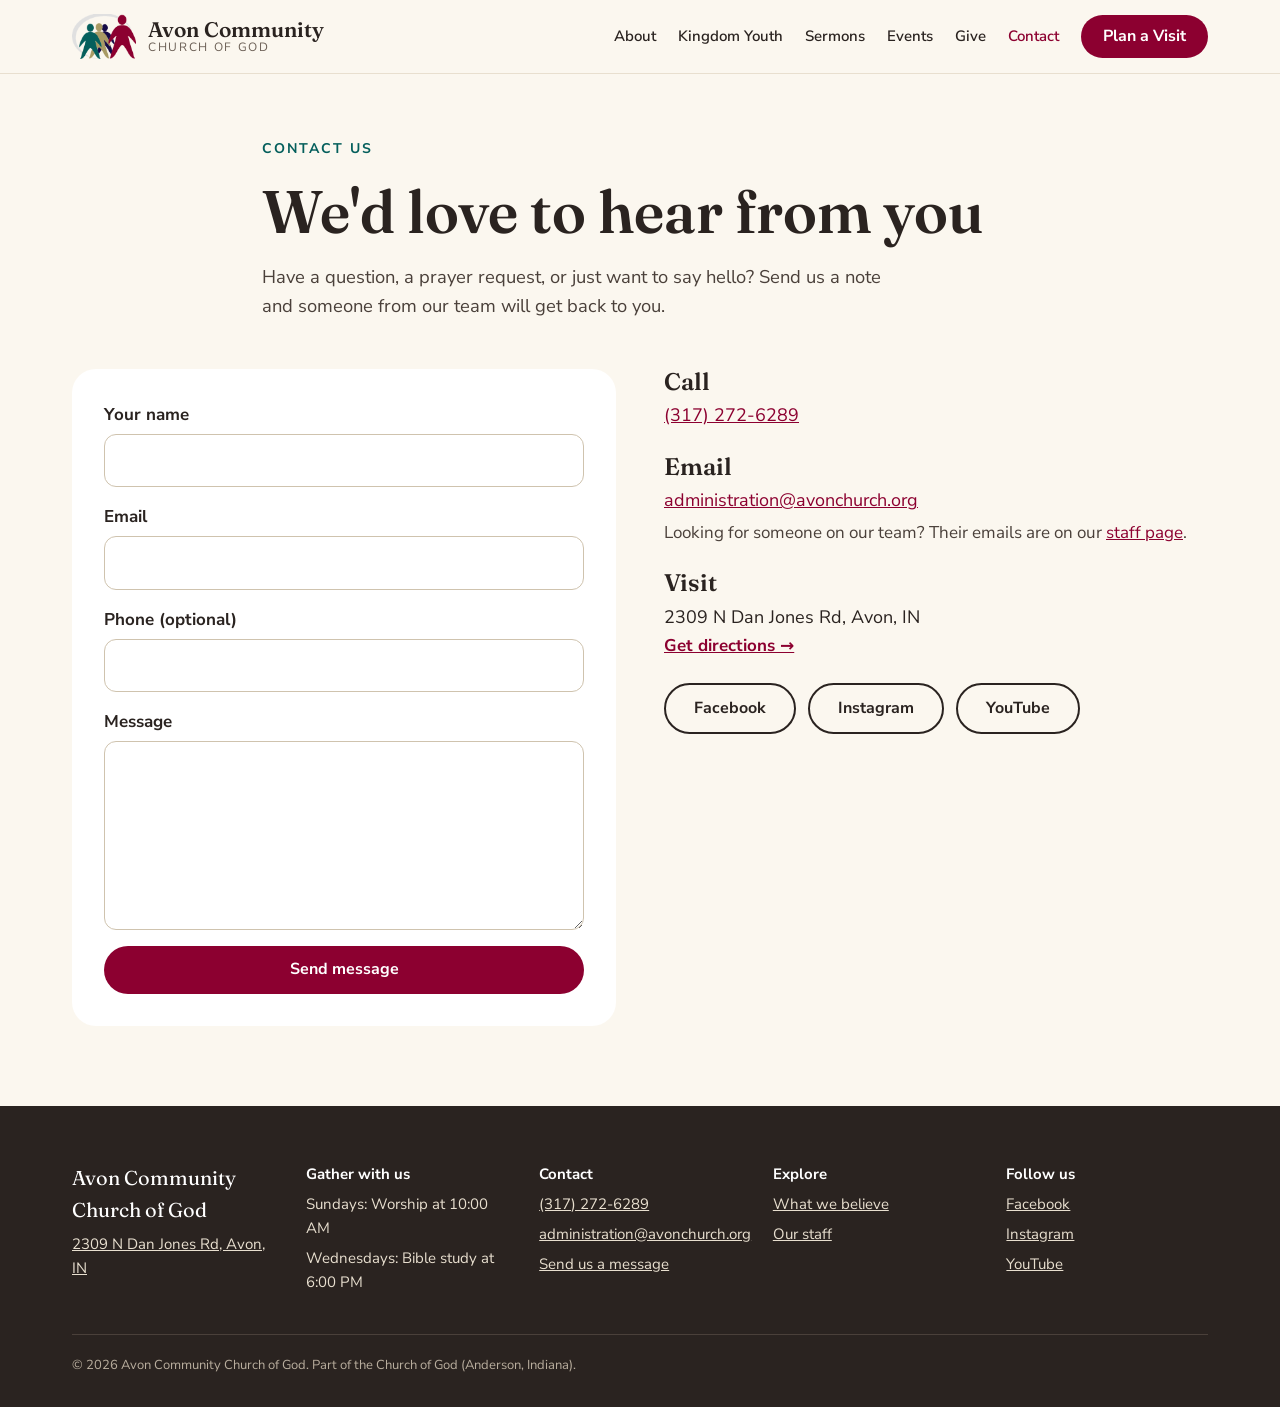
<file: contact.html>
<!doctype html>
<html lang="en">
<head>
<meta charset="utf-8">

<meta name="viewport" content="width=device-width, initial-scale=1">
<title>Contact Us | Avon Community Church of God</title>
<meta name="description" content="Contact Avon Community Church of God in Avon, Indiana.">
<meta property="og:title" content="Contact Us | Avon Community Church of God">
<meta property="og:description" content="Contact Avon Community Church of God in Avon, Indiana.">
<meta property="og:image" content="https://avonchurch.org/assets/img/logo.png">
<link rel="icon" type="image/png" href="assets/img/favicon.png">
<link rel="apple-touch-icon" href="assets/img/apple-touch-icon.png">
<link rel="preconnect" href="https://fonts.googleapis.com">
<link rel="preconnect" href="https://fonts.gstatic.com" crossorigin>
<link href="https://fonts.googleapis.com/css2?family=Fraunces:opsz,wght@9..144,500;9..144,600&family=Nunito+Sans:wght@400;600;700&display=swap" rel="stylesheet">
<link rel="stylesheet" href="assets/css/style.css">
<script async src="https://www.googletagmanager.com/gtag/js?id=G-5W888PCT22"></script>
<script>
window.dataLayer = window.dataLayer || [];
function gtag(){dataLayer.push(arguments);}
gtag('js', new Date());
gtag('config', 'G-5W888PCT22');
</script>
</head>
<body>
<a class="skip" href="#main">Skip to content</a>
<header class="site-header">
<div class="wrap">
<a class="brand" href="index.html"><img src="assets/img/logo.png" alt="" width="64" height="45" style="height:auto"><span class="brand-name"><strong>Avon Community</strong><span>Church of God</span></span></a>
<button class="menu-toggle" type="button" aria-expanded="false" aria-controls="site-nav">Menu</button>
<nav class="nav" id="site-nav" aria-label="Main">
<a href="about.html">About</a>
<a href="kingdom-youth.html">Kingdom Youth</a>
<a href="sermons.html">Sermons</a>
<a href="events.html">Events</a>
<a href="give.html">Give</a>
<a href="contact.html" aria-current="page">Contact</a>
<a class="btn btn-primary" href="plan-a-visit.html">Plan a Visit</a>
</nav>
</div>
</header>
<main id="main">

<section class="page-hero"><div class="wrap narrow stack">
<p class="eyebrow">Contact us</p>
<h1>We'd love to hear from you</h1>
<p class="lead">Have a question, a prayer request, or just want to say hello? Send us a note and someone from our team will get back to you.</p>
</div></section>
<section style="padding-top:0"><div class="wrap grid-2" style="gap:48px;align-items:start">
<form class="form" action="https://formspree.io/f/xoedykdv" method="POST" data-formspree data-success="Thank you for reaching out! Someone from our team will get back to you soon." style="background:#fff">
<input type="hidden" name="_subject" value="New message from the church website">
<input type="hidden" name="form" value="Contact">
<label>Your name<input type="text" name="name" required autocomplete="name"></label>
<label>Email<input type="email" name="email" required autocomplete="email"></label>
<label>Phone (optional)<input type="tel" name="phone" autocomplete="tel"></label>
<label>Message<textarea name="message" rows="6" required></textarea></label>
<label class="hp" aria-hidden="true">Leave this empty<input type="text" name="_gotcha" tabindex="-1" autocomplete="off"></label>
<button class="btn btn-primary" type="submit">Send message</button>
<p class="form-status" role="status" aria-live="polite"></p>
</form>
<div class="stack" style="gap:24px">
<div><h2 style="font-size:24px;margin-bottom:6px">Call</h2><a href="tel:+13172726289" style="font-size:18px">(317) 272-6289</a></div>
<div><h2 style="font-size:24px;margin-bottom:6px">Email</h2><a href="mailto:administration@avonchurch.org" style="font-size:18px">administration@avonchurch.org</a><p class="soft" style="margin-top:4px">Looking for someone on our team? Their emails are on our <a href="staff.html">staff page</a>.</p></div>
<div><h2 style="font-size:24px;margin-bottom:6px">Visit</h2><p style="font-size:18px">2309 N Dan Jones Rd, Avon, IN</p><a class="link-strong" href="https://www.google.com/maps/search/?api=1&query=2309+N+Dan+Jones+Rd+Avon+IN">Get directions →</a></div>
<div class="btn-row"><a class="btn btn-outline" href="https://www.facebook.com/avonchurch">Facebook</a><a class="btn btn-outline" href="https://www.instagram.com/avonccog">Instagram</a><a class="btn btn-outline" href="https://www.youtube.com/@avoncommunitychurchofgod">YouTube</a></div>
</div>
</div></section>

</main>
<footer class="site-footer">
<div class="wrap">
<div class="cols">
<div><span class="name">Avon Community Church of God</span><a href="https://www.google.com/maps/search/?api=1&query=2309+N+Dan+Jones+Rd+Avon+IN">2309 N Dan Jones Rd, Avon, IN</a></div>
<div><strong>Gather with us</strong><span>Sundays: Worship at 10:00 AM</span><span>Wednesdays: Bible study at 6:00 PM</span></div>
<div><strong>Contact</strong><a href="tel:+13172726289">(317) 272-6289</a><a href="mailto:administration@avonchurch.org">administration@avonchurch.org</a><a href="contact.html">Send us a message</a></div>
<div><strong>Explore</strong><a href="beliefs.html">What we believe</a><a href="staff.html">Our staff</a></div>
<div><strong>Follow us</strong><a href="https://www.facebook.com/avonchurch">Facebook</a><a href="https://www.instagram.com/avonccog">Instagram</a><a href="https://www.youtube.com/@avoncommunitychurchofgod">YouTube</a></div>
</div>
<p class="legal">&copy; <span id="year">2026</span> Avon Community Church of God. Part of the Church of God (Anderson, Indiana).</p>
</div>
</footer>
<script src="assets/js/site.js"></script>
<script src="https://www.blueletterbible.org/assets/scripts/blbToolTip/BLB_ScriptTagger-min.js"></script>
<script>
BLB.Tagger.Translation = 'NIV';
BLB.Tagger.HyperLinks = 'all';
BLB.Tagger.HideTranslationAbbrev = false;
BLB.Tagger.TargetNewWindow = true;
BLB.Tagger.Style = 'par';
</script>
</body>
</html>
</file>
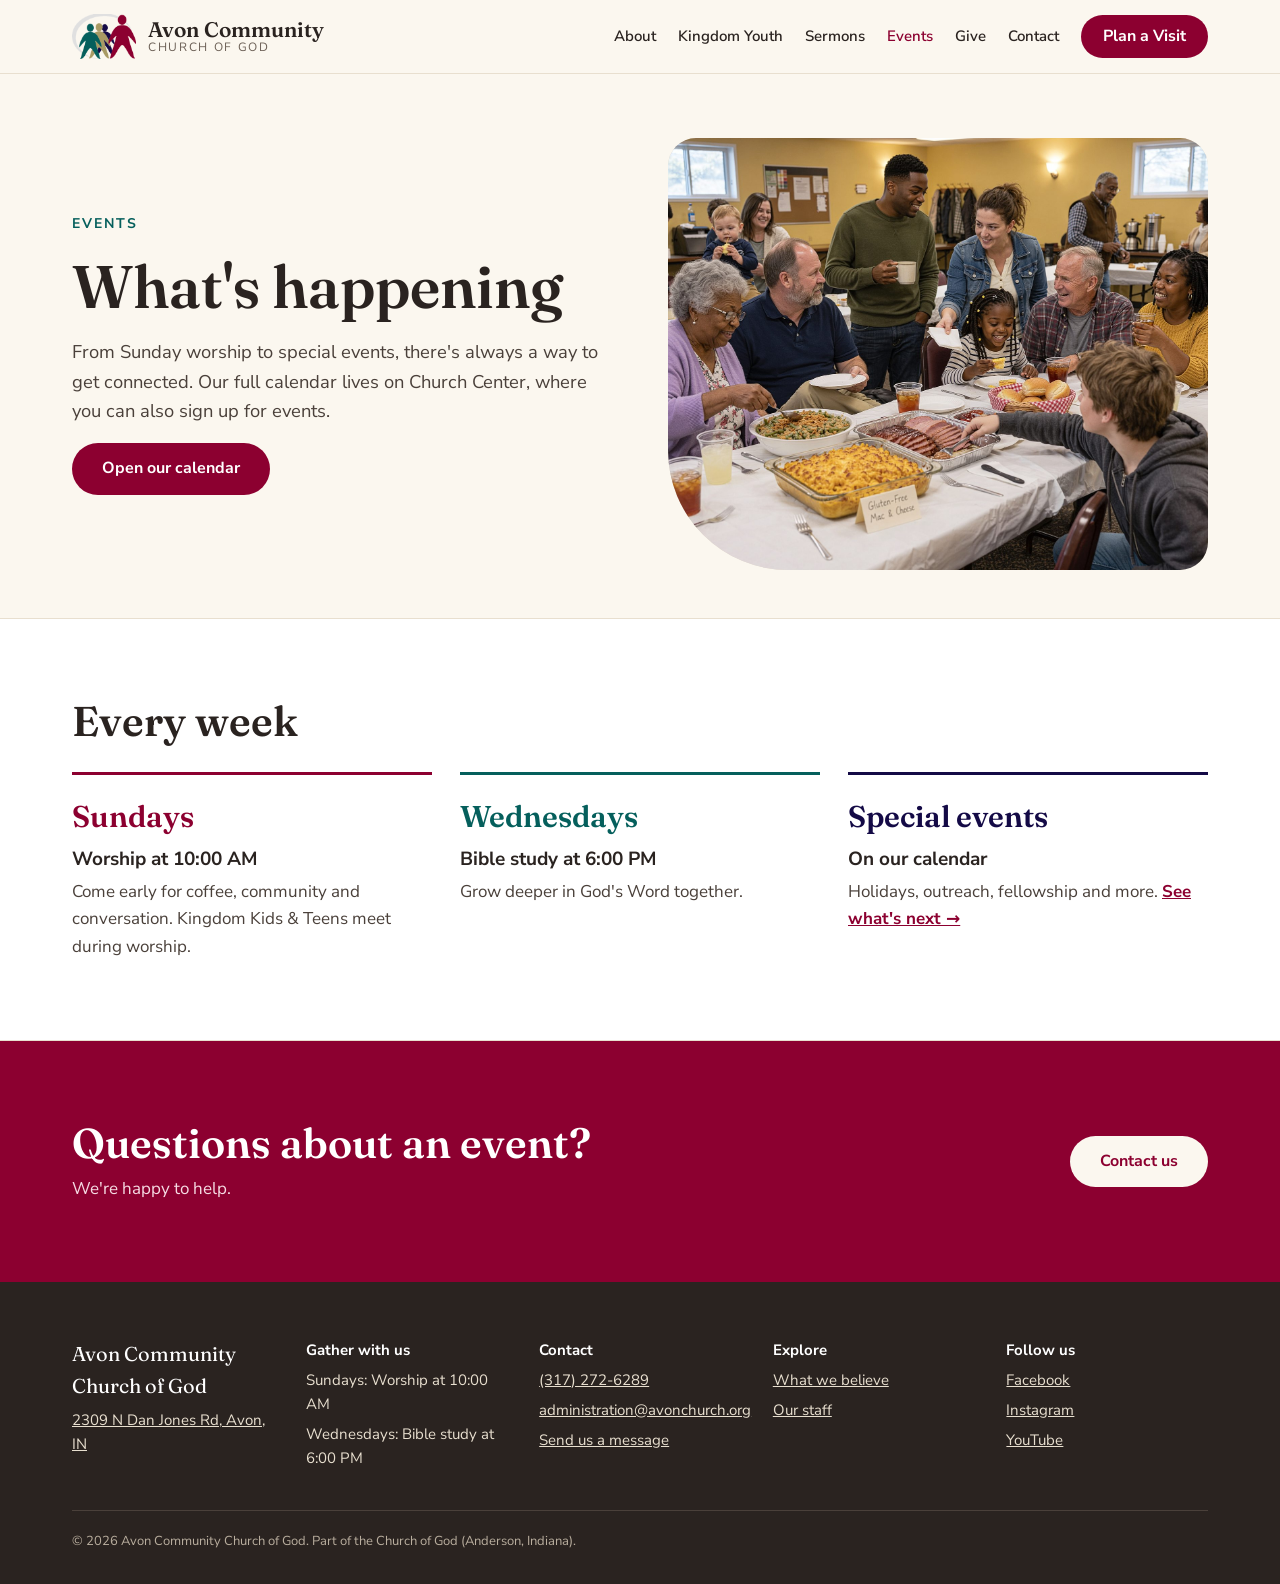
<file: events.html>
<!doctype html>
<html lang="en">
<head>
<meta charset="utf-8">

<meta name="viewport" content="width=device-width, initial-scale=1">
<title>Events | Avon Community Church of God</title>
<meta name="description" content="Upcoming events at Avon Community Church of God in Avon, Indiana.">
<meta property="og:title" content="Events | Avon Community Church of God">
<meta property="og:description" content="Upcoming events at Avon Community Church of God in Avon, Indiana.">
<meta property="og:image" content="https://avonchurch.org/assets/img/logo.png">
<link rel="icon" type="image/png" href="assets/img/favicon.png">
<link rel="apple-touch-icon" href="assets/img/apple-touch-icon.png">
<link rel="preconnect" href="https://fonts.googleapis.com">
<link rel="preconnect" href="https://fonts.gstatic.com" crossorigin>
<link href="https://fonts.googleapis.com/css2?family=Fraunces:opsz,wght@9..144,500;9..144,600&family=Nunito+Sans:wght@400;600;700&display=swap" rel="stylesheet">
<link rel="stylesheet" href="assets/css/style.css">
<script async src="https://www.googletagmanager.com/gtag/js?id=G-5W888PCT22"></script>
<script>
window.dataLayer = window.dataLayer || [];
function gtag(){dataLayer.push(arguments);}
gtag('js', new Date());
gtag('config', 'G-5W888PCT22');
</script>
</head>
<body>
<a class="skip" href="#main">Skip to content</a>
<header class="site-header">
<div class="wrap">
<a class="brand" href="index.html"><img src="assets/img/logo.png" alt="" width="64" height="45" style="height:auto"><span class="brand-name"><strong>Avon Community</strong><span>Church of God</span></span></a>
<button class="menu-toggle" type="button" aria-expanded="false" aria-controls="site-nav">Menu</button>
<nav class="nav" id="site-nav" aria-label="Main">
<a href="about.html">About</a>
<a href="kingdom-youth.html">Kingdom Youth</a>
<a href="sermons.html">Sermons</a>
<a href="events.html" aria-current="page">Events</a>
<a href="give.html">Give</a>
<a href="contact.html">Contact</a>
<a class="btn btn-primary" href="plan-a-visit.html">Plan a Visit</a>
</nav>
</div>
</header>
<main id="main">

<section class="page-hero"><div class="wrap split">
<div class="stack">
<p class="eyebrow">Events</p>
<h1>What's happening</h1>
<p class="lead">From Sunday worship to special events, there's always a way to get connected. Our full calendar lives on Church Center, where you can also sign up for events.</p>
<div class="btn-row"><a class="btn btn-primary" href="https://accog.churchcenter.com/calendar">Open our calendar</a></div>
</div>
<div class="photo r-hero-alt"><span>Suggested photo: church family sharing a potluck meal</span><img src="assets/img/photos/events.jpg" alt="church family sharing a potluck meal" loading="lazy" onerror="this.remove()"></div>
</div></section>
<section class="band-white"><div class="wrap stack" style="gap:28px">
<h2>Every week</h2>
<div class="grid-3">
<div class="step"><span class="big" style="color:var(--crimson)">Sundays</span><h3>Worship at 10:00 AM</h3><p>Come early for coffee, community and conversation. Kingdom Kids &amp; Teens meet during worship.</p></div>
<div class="step" style="border-color:var(--teal)"><span class="big" style="color:var(--teal)">Wednesdays</span><h3>Bible study at 6:00 PM</h3><p>Grow deeper in God's Word together.</p></div>
<div class="step" style="border-color:var(--navy)"><span class="big" style="color:var(--navy)">Special events</span><h3>On our calendar</h3><p>Holidays, outreach, fellowship and more. <a class="link-strong" href="https://accog.churchcenter.com/calendar">See what's next →</a></p></div>
</div>
</div></section>
<section class="band-crimson cta-band"><div class="wrap">
<div class="stack" style="gap:8px;max-width:36em"><h2>Questions about an event?</h2><p>We're happy to help.</p></div>
<a class="btn btn-light" href="contact.html">Contact us</a>
</div></section>

</main>
<footer class="site-footer">
<div class="wrap">
<div class="cols">
<div><span class="name">Avon Community Church of God</span><a href="https://www.google.com/maps/search/?api=1&query=2309+N+Dan+Jones+Rd+Avon+IN">2309 N Dan Jones Rd, Avon, IN</a></div>
<div><strong>Gather with us</strong><span>Sundays: Worship at 10:00 AM</span><span>Wednesdays: Bible study at 6:00 PM</span></div>
<div><strong>Contact</strong><a href="tel:+13172726289">(317) 272-6289</a><a href="mailto:administration@avonchurch.org">administration@avonchurch.org</a><a href="contact.html">Send us a message</a></div>
<div><strong>Explore</strong><a href="beliefs.html">What we believe</a><a href="staff.html">Our staff</a></div>
<div><strong>Follow us</strong><a href="https://www.facebook.com/avonchurch">Facebook</a><a href="https://www.instagram.com/avonccog">Instagram</a><a href="https://www.youtube.com/@avoncommunitychurchofgod">YouTube</a></div>
</div>
<p class="legal">&copy; <span id="year">2026</span> Avon Community Church of God. Part of the Church of God (Anderson, Indiana).</p>
</div>
</footer>
<script src="assets/js/site.js"></script>
<script src="https://www.blueletterbible.org/assets/scripts/blbToolTip/BLB_ScriptTagger-min.js"></script>
<script>
BLB.Tagger.Translation = 'NIV';
BLB.Tagger.HyperLinks = 'all';
BLB.Tagger.HideTranslationAbbrev = false;
BLB.Tagger.TargetNewWindow = true;
BLB.Tagger.Style = 'par';
</script>
</body>
</html>
</file>
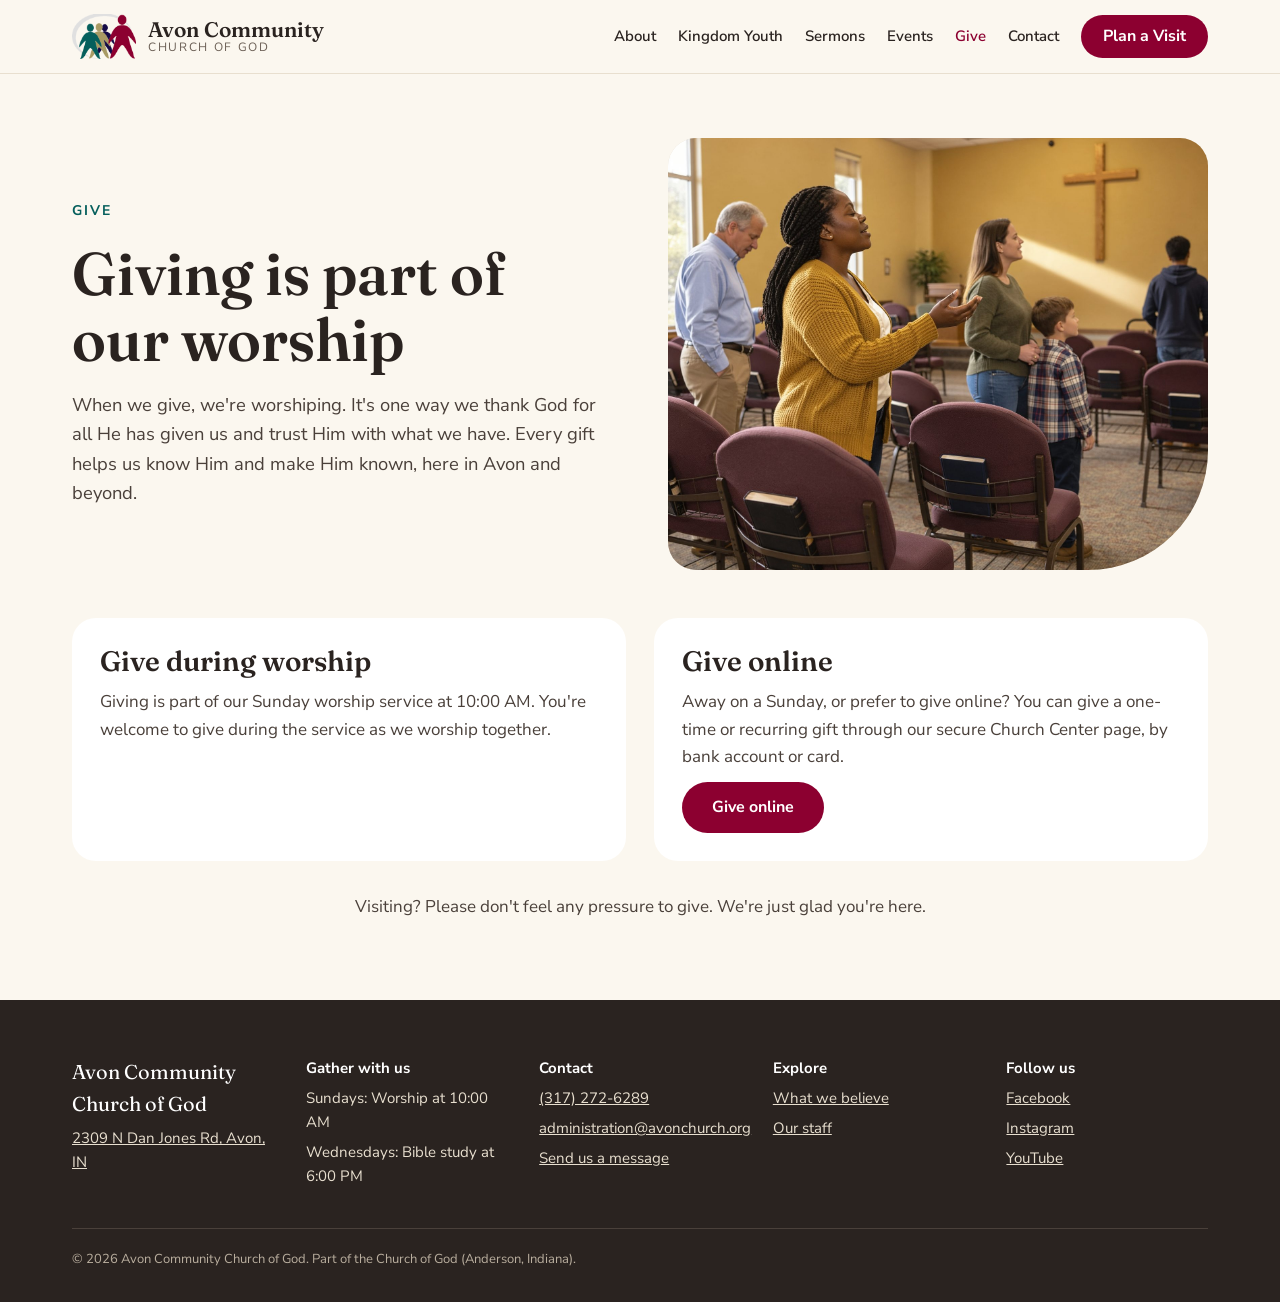
<file: give.html>
<!doctype html>
<html lang="en">
<head>
<meta charset="utf-8">

<meta name="viewport" content="width=device-width, initial-scale=1">
<title>Give | Avon Community Church of God</title>
<meta name="description" content="At Avon Community Church of God, giving is part of our worship. Give during Sunday worship or online through Church Center.">
<meta property="og:title" content="Give | Avon Community Church of God">
<meta property="og:description" content="At Avon Community Church of God, giving is part of our worship. Give during Sunday worship or online through Church Center.">
<meta property="og:image" content="https://avonchurch.org/assets/img/logo.png">
<link rel="icon" type="image/png" href="assets/img/favicon.png">
<link rel="apple-touch-icon" href="assets/img/apple-touch-icon.png">
<link rel="preconnect" href="https://fonts.googleapis.com">
<link rel="preconnect" href="https://fonts.gstatic.com" crossorigin>
<link href="https://fonts.googleapis.com/css2?family=Fraunces:opsz,wght@9..144,500;9..144,600&family=Nunito+Sans:wght@400;600;700&display=swap" rel="stylesheet">
<link rel="stylesheet" href="assets/css/style.css">
<script async src="https://www.googletagmanager.com/gtag/js?id=G-5W888PCT22"></script>
<script>
window.dataLayer = window.dataLayer || [];
function gtag(){dataLayer.push(arguments);}
gtag('js', new Date());
gtag('config', 'G-5W888PCT22');
</script>
</head>
<body>
<a class="skip" href="#main">Skip to content</a>
<header class="site-header">
<div class="wrap">
<a class="brand" href="index.html"><img src="assets/img/logo.png" alt="" width="64" height="45" style="height:auto"><span class="brand-name"><strong>Avon Community</strong><span>Church of God</span></span></a>
<button class="menu-toggle" type="button" aria-expanded="false" aria-controls="site-nav">Menu</button>
<nav class="nav" id="site-nav" aria-label="Main">
<a href="about.html">About</a>
<a href="kingdom-youth.html">Kingdom Youth</a>
<a href="sermons.html">Sermons</a>
<a href="events.html">Events</a>
<a href="give.html" aria-current="page">Give</a>
<a href="contact.html">Contact</a>
<a class="btn btn-primary" href="plan-a-visit.html">Plan a Visit</a>
</nav>
</div>
</header>
<main id="main">

<section class="page-hero"><div class="wrap split">
<div class="stack">
<p class="eyebrow">Give</p>
<h1>Giving is part of our worship</h1>
<p class="lead">When we give, we're worshiping. It's one way we thank God for all He has given us and trust Him with what we have. Every gift helps us know Him and make Him known, here in Avon and beyond.</p>
</div>
<div class="photo r-hero"><span>Suggested photo: our church family worshiping together on a Sunday</span><img src="assets/img/photos/give.jpg" alt="our church family worshiping together on a Sunday" loading="lazy" onerror="this.remove()"></div>
</div></section>
<section style="padding-top:0"><div class="wrap grid-2">
<div class="card stack" style="gap:12px"><h2 style="font-size:28px">Give during worship</h2><p class="soft">Giving is part of our Sunday worship service at 10:00 AM. You're welcome to give during the service as we worship together.</p></div>
<div class="card stack" style="gap:12px"><h2 style="font-size:28px">Give online</h2><p class="soft">Away on a Sunday, or prefer to give online? You can give a one-time or recurring gift through our secure Church Center page, by bank account or card.</p><div><a class="btn btn-primary" href="https://accog.churchcenter.com/giving">Give online</a></div></div>
</div>
<p class="center soft" style="margin-top:32px">Visiting? Please don't feel any pressure to give. We're just glad you're here.</p>
</div></section>

</main>
<footer class="site-footer">
<div class="wrap">
<div class="cols">
<div><span class="name">Avon Community Church of God</span><a href="https://www.google.com/maps/search/?api=1&query=2309+N+Dan+Jones+Rd+Avon+IN">2309 N Dan Jones Rd, Avon, IN</a></div>
<div><strong>Gather with us</strong><span>Sundays: Worship at 10:00 AM</span><span>Wednesdays: Bible study at 6:00 PM</span></div>
<div><strong>Contact</strong><a href="tel:+13172726289">(317) 272-6289</a><a href="mailto:administration@avonchurch.org">administration@avonchurch.org</a><a href="contact.html">Send us a message</a></div>
<div><strong>Explore</strong><a href="beliefs.html">What we believe</a><a href="staff.html">Our staff</a></div>
<div><strong>Follow us</strong><a href="https://www.facebook.com/avonchurch">Facebook</a><a href="https://www.instagram.com/avonccog">Instagram</a><a href="https://www.youtube.com/@avoncommunitychurchofgod">YouTube</a></div>
</div>
<p class="legal">&copy; <span id="year">2026</span> Avon Community Church of God. Part of the Church of God (Anderson, Indiana).</p>
</div>
</footer>
<script src="assets/js/site.js"></script>
<script src="https://www.blueletterbible.org/assets/scripts/blbToolTip/BLB_ScriptTagger-min.js"></script>
<script>
BLB.Tagger.Translation = 'NIV';
BLB.Tagger.HyperLinks = 'all';
BLB.Tagger.HideTranslationAbbrev = false;
BLB.Tagger.TargetNewWindow = true;
BLB.Tagger.Style = 'par';
</script>
</body>
</html>
</file>
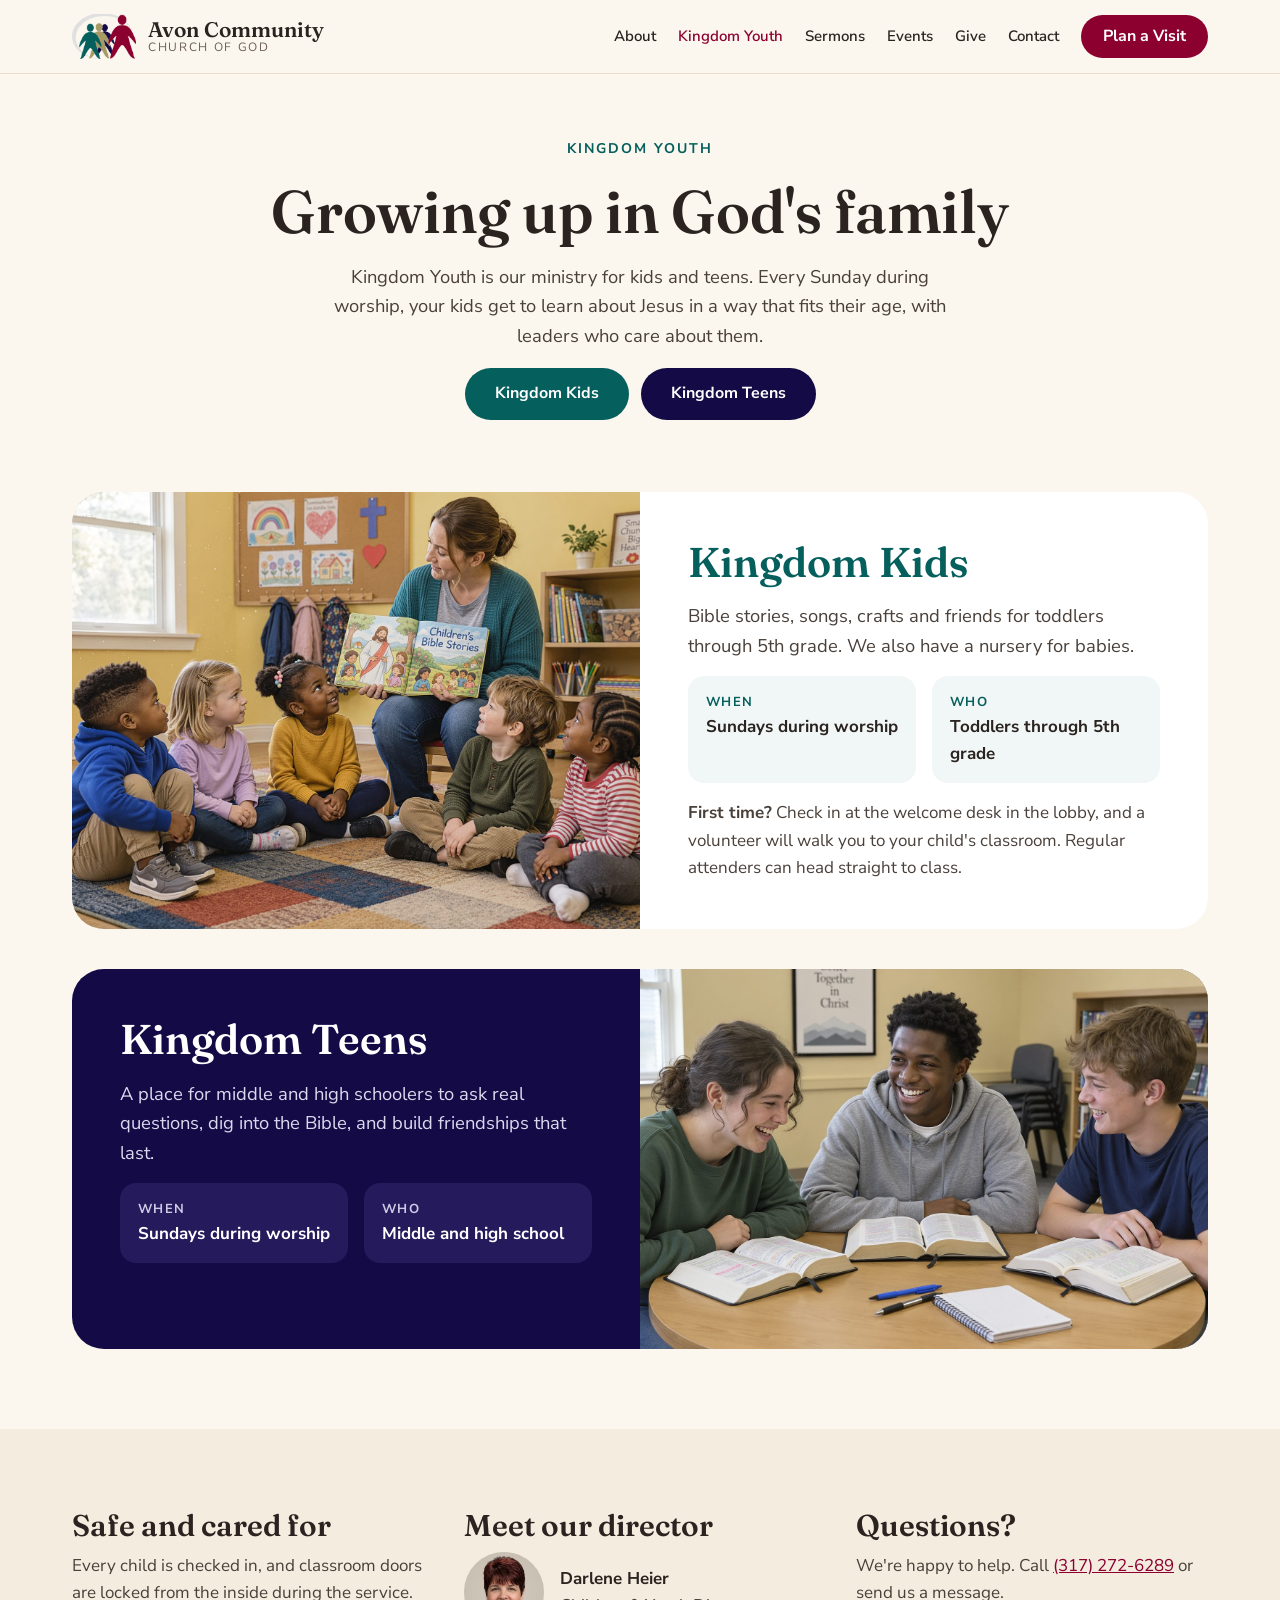
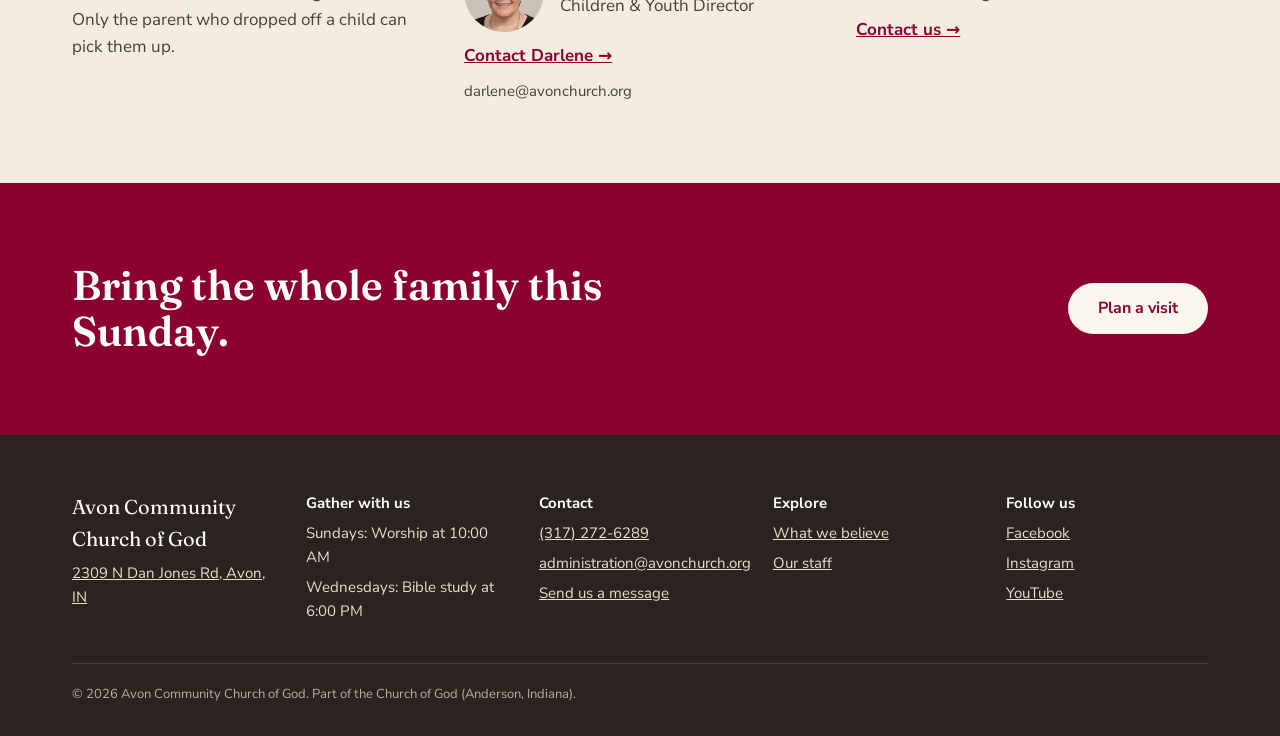
<file: kingdom-youth.html>
<!doctype html>
<html lang="en">
<head>
<meta charset="utf-8">

<meta name="viewport" content="width=device-width, initial-scale=1">
<title>Kingdom Youth | Avon Community Church of God</title>
<meta name="description" content="Kingdom Youth at Avon Community Church of God: a nursery, Kingdom Kids for toddlers through 5th grade, and Kingdom Teens for middle and high school.">
<meta property="og:title" content="Kingdom Youth | Avon Community Church of God">
<meta property="og:description" content="Kingdom Youth at Avon Community Church of God: a nursery, Kingdom Kids for toddlers through 5th grade, and Kingdom Teens for middle and high school.">
<meta property="og:image" content="https://avonchurch.org/assets/img/logo.png">
<link rel="icon" type="image/png" href="assets/img/favicon.png">
<link rel="apple-touch-icon" href="assets/img/apple-touch-icon.png">
<link rel="preconnect" href="https://fonts.googleapis.com">
<link rel="preconnect" href="https://fonts.gstatic.com" crossorigin>
<link href="https://fonts.googleapis.com/css2?family=Fraunces:opsz,wght@9..144,500;9..144,600&family=Nunito+Sans:wght@400;600;700&display=swap" rel="stylesheet">
<link rel="stylesheet" href="assets/css/style.css">
<script async src="https://www.googletagmanager.com/gtag/js?id=G-5W888PCT22"></script>
<script>
window.dataLayer = window.dataLayer || [];
function gtag(){dataLayer.push(arguments);}
gtag('js', new Date());
gtag('config', 'G-5W888PCT22');
</script>
</head>
<body>
<a class="skip" href="#main">Skip to content</a>
<header class="site-header">
<div class="wrap">
<a class="brand" href="index.html"><img src="assets/img/logo.png" alt="" width="64" height="45" style="height:auto"><span class="brand-name"><strong>Avon Community</strong><span>Church of God</span></span></a>
<button class="menu-toggle" type="button" aria-expanded="false" aria-controls="site-nav">Menu</button>
<nav class="nav" id="site-nav" aria-label="Main">
<a href="about.html">About</a>
<a href="kingdom-youth.html" aria-current="page">Kingdom Youth</a>
<a href="sermons.html">Sermons</a>
<a href="events.html">Events</a>
<a href="give.html">Give</a>
<a href="contact.html">Contact</a>
<a class="btn btn-primary" href="plan-a-visit.html">Plan a Visit</a>
</nav>
</div>
</header>
<main id="main">

<section class="page-hero center"><div class="wrap narrow stack" style="align-items:center;gap:18px">
<p class="eyebrow">Kingdom Youth</p>
<h1>Growing up in God's family</h1>
<p class="lead">Kingdom Youth is our ministry for kids and teens. Every Sunday during worship, your kids get to learn about Jesus in a way that fits their age, with leaders who care about them.</p>
<div class="btn-row" style="justify-content:center"><a class="btn" style="background:var(--teal);color:#fff" href="#kids">Kingdom Kids</a><a class="btn" style="background:var(--navy);color:#fff" href="#teens">Kingdom Teens</a></div>
</div></section>

<section id="kids" style="padding-top:24px;padding-bottom:40px"><div class="wrap"><div class="ministry">
<div class="photo teal"><span>Suggested photo: young kids sitting in a circle for a Bible story</span><img src="assets/img/photos/kids-story.jpg" alt="young kids sitting in a circle for a Bible story" loading="lazy" onerror="this.remove()"></div>
<div class="body">
<h2 style="color:var(--teal)">Kingdom Kids</h2>
<p class="lead">Bible stories, songs, crafts and friends for toddlers through 5th grade. We also have a nursery for babies.</p>
<div class="facts"><div class="fact"><span>When</span>Sundays during worship</div><div class="fact"><span>Who</span>Toddlers through 5th grade</div></div>
<p class="soft"><strong>First time?</strong> Check in at the welcome desk in the lobby, and a volunteer will walk you to your child's classroom. Regular attenders can head straight to class.</p>
</div>
</div></div></section>

<section id="teens" style="padding-top:0"><div class="wrap"><div class="ministry dark">
<div class="body">
<h2>Kingdom Teens</h2>
<p class="lead">A place for middle and high schoolers to ask real questions, dig into the Bible, and build friendships that last.</p>
<div class="facts"><div class="fact"><span>When</span>Sundays during worship</div><div class="fact"><span>Who</span>Middle and high school</div></div>
</div>
<div class="photo navy"><span>Suggested photo: teens around a table with Bibles open</span><img src="assets/img/photos/teens-bibles.jpg" alt="teens around a table with Bibles open" loading="lazy" onerror="this.remove()"></div>
</div></div></section>

<section class="band-sand"><div class="wrap grid-3" style="gap:40px">
<div class="stack" style="gap:10px"><h2 style="font-size:30px">Safe and cared for</h2><p class="soft">Every child is checked in, and classroom doors are locked from the inside during the service. Only the parent who dropped off a child can pick them up.</p></div>
<div class="stack" style="gap:10px"><h2 style="font-size:30px">Meet our director</h2>
<div style="display:flex;gap:16px;align-items:center"><div class="avatar" style="width:80px;height:80px;font-size:26px;margin:0">DH<img src="assets/img/staff/darlene-heier.jpg" alt="Darlene Heier" loading="lazy" onerror="this.remove()"></div><p class="soft"><strong style="color:var(--ink)">Darlene Heier</strong><br>Children &amp; Youth Director</p></div><a class="link-strong" href="mailto:darlene@avonchurch.org">Contact Darlene →</a><p class="soft" style="font-size:15px">darlene@avonchurch.org</p></div>
<div class="stack" style="gap:10px"><h2 style="font-size:30px">Questions?</h2><p class="soft">We're happy to help. Call <a href="tel:+13172726289">(317) 272-6289</a> or send us a message.</p><a class="link-strong" href="contact.html">Contact us →</a></div>
</div></section>

<section class="band-crimson cta-band"><div class="wrap">
<div class="stack" style="gap:8px;max-width:36em"><h2>Bring the whole family this Sunday.</h2></div>
<a class="btn btn-light" href="plan-a-visit.html">Plan a visit</a>
</div></section>

</main>
<footer class="site-footer">
<div class="wrap">
<div class="cols">
<div><span class="name">Avon Community Church of God</span><a href="https://www.google.com/maps/search/?api=1&query=2309+N+Dan+Jones+Rd+Avon+IN">2309 N Dan Jones Rd, Avon, IN</a></div>
<div><strong>Gather with us</strong><span>Sundays: Worship at 10:00 AM</span><span>Wednesdays: Bible study at 6:00 PM</span></div>
<div><strong>Contact</strong><a href="tel:+13172726289">(317) 272-6289</a><a href="mailto:administration@avonchurch.org">administration@avonchurch.org</a><a href="contact.html">Send us a message</a></div>
<div><strong>Explore</strong><a href="beliefs.html">What we believe</a><a href="staff.html">Our staff</a></div>
<div><strong>Follow us</strong><a href="https://www.facebook.com/avonchurch">Facebook</a><a href="https://www.instagram.com/avonccog">Instagram</a><a href="https://www.youtube.com/@avoncommunitychurchofgod">YouTube</a></div>
</div>
<p class="legal">&copy; <span id="year">2026</span> Avon Community Church of God. Part of the Church of God (Anderson, Indiana).</p>
</div>
</footer>
<script src="assets/js/site.js"></script>
<script src="https://www.blueletterbible.org/assets/scripts/blbToolTip/BLB_ScriptTagger-min.js"></script>
<script>
BLB.Tagger.Translation = 'NIV';
BLB.Tagger.HyperLinks = 'all';
BLB.Tagger.HideTranslationAbbrev = false;
BLB.Tagger.TargetNewWindow = true;
BLB.Tagger.Style = 'par';
</script>
</body>
</html>
</file>
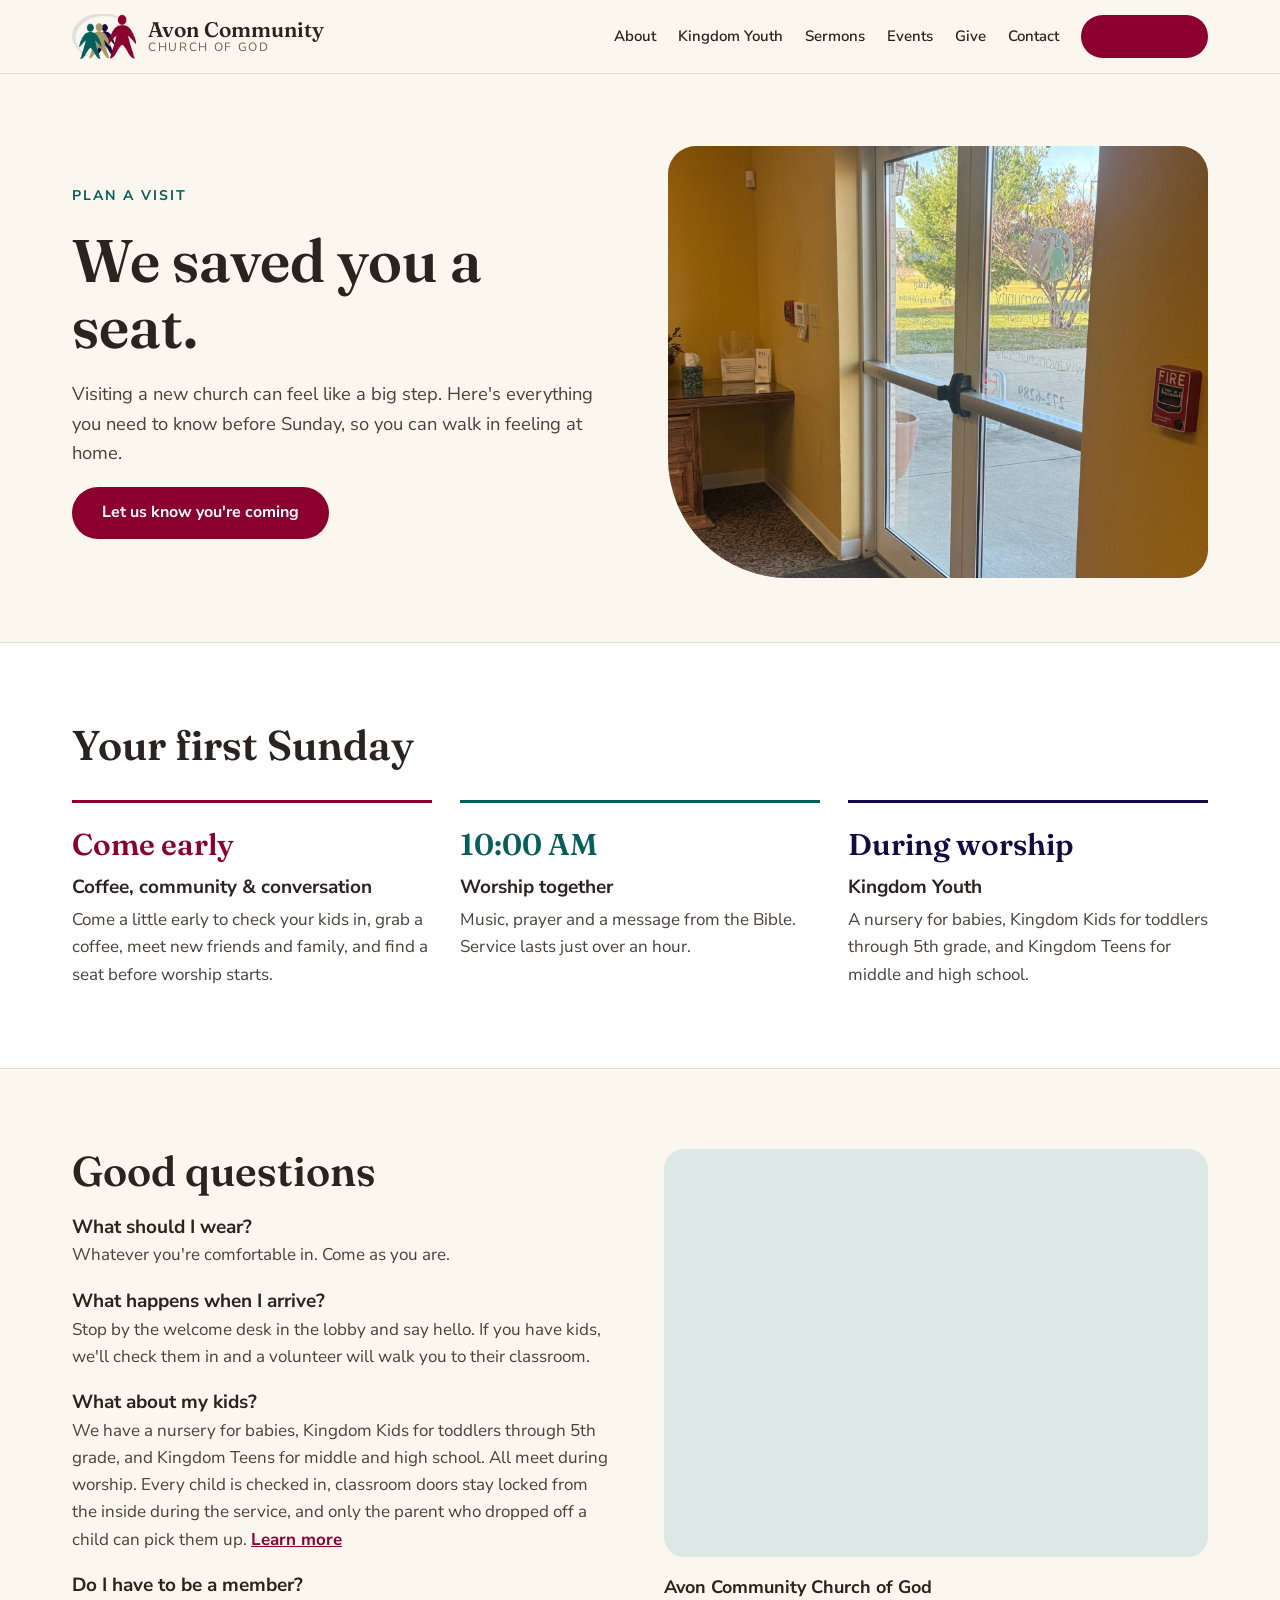
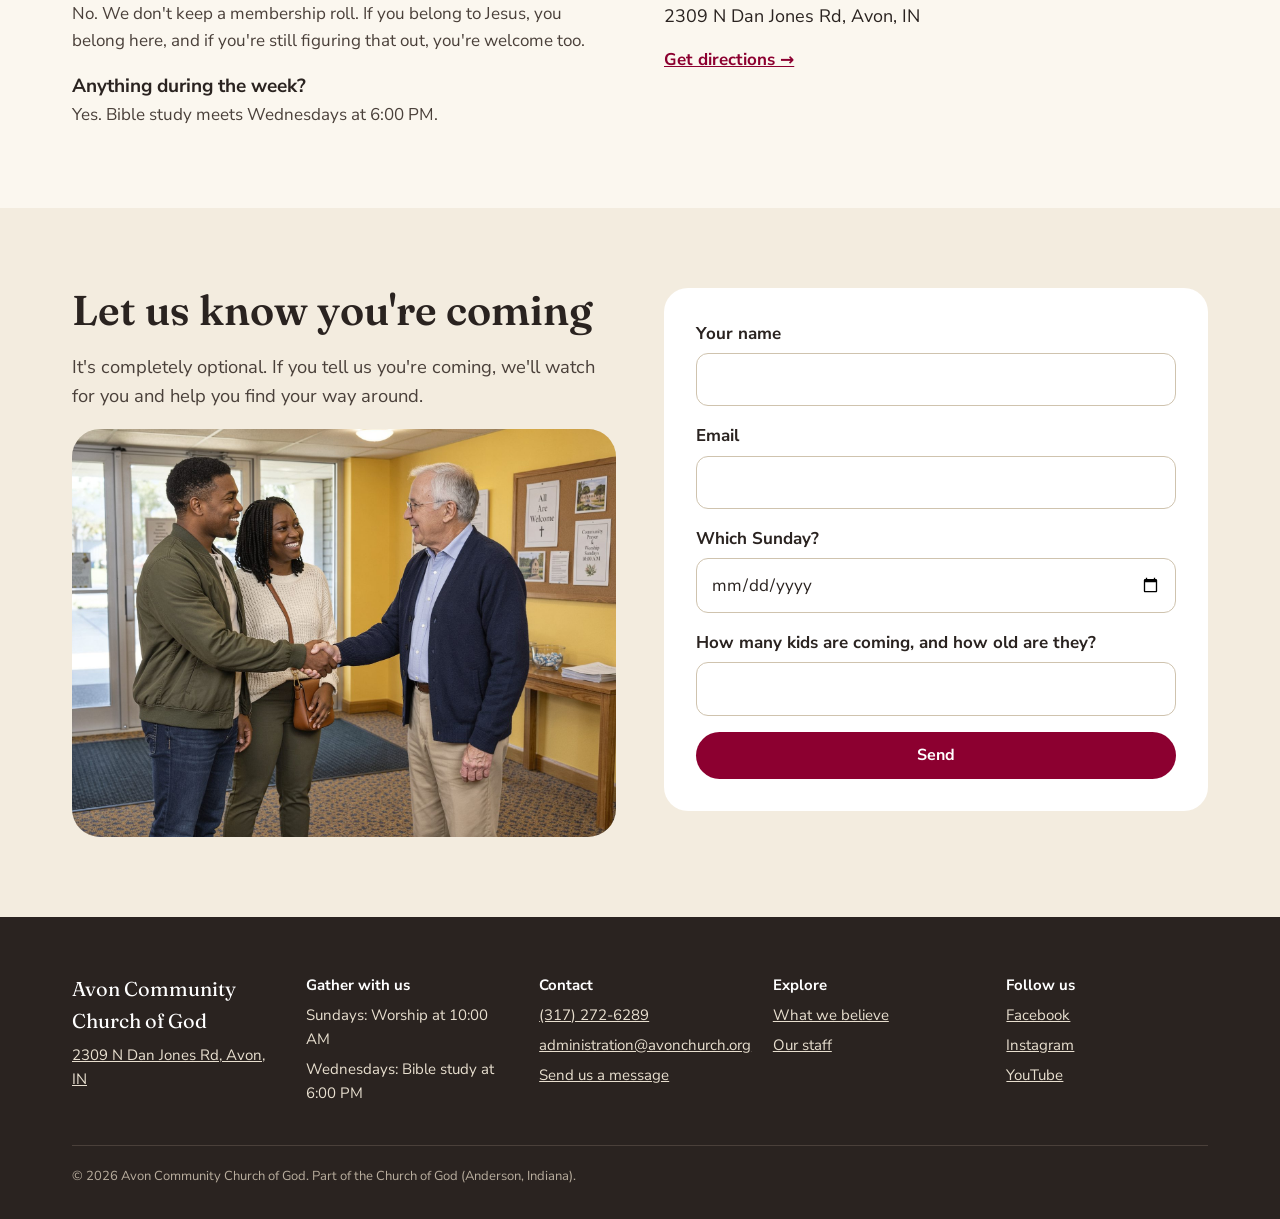
<file: plan-a-visit.html>
<!doctype html>
<html lang="en">
<head>
<meta charset="utf-8">

<meta name="viewport" content="width=device-width, initial-scale=1">
<title>Plan a Visit | Avon Community Church of God</title>
<meta name="description" content="Planning your first Sunday at Avon Community Church of God? Here is what to expect, what to do with your kids, and how to find us.">
<meta property="og:title" content="Plan a Visit | Avon Community Church of God">
<meta property="og:description" content="Planning your first Sunday at Avon Community Church of God? Here is what to expect, what to do with your kids, and how to find us.">
<meta property="og:image" content="https://avonchurch.org/assets/img/logo.png">
<link rel="icon" type="image/png" href="assets/img/favicon.png">
<link rel="apple-touch-icon" href="assets/img/apple-touch-icon.png">
<link rel="preconnect" href="https://fonts.googleapis.com">
<link rel="preconnect" href="https://fonts.gstatic.com" crossorigin>
<link href="https://fonts.googleapis.com/css2?family=Fraunces:opsz,wght@9..144,500;9..144,600&family=Nunito+Sans:wght@400;600;700&display=swap" rel="stylesheet">
<link rel="stylesheet" href="assets/css/style.css">
<script async src="https://www.googletagmanager.com/gtag/js?id=G-5W888PCT22"></script>
<script>
window.dataLayer = window.dataLayer || [];
function gtag(){dataLayer.push(arguments);}
gtag('js', new Date());
gtag('config', 'G-5W888PCT22');
</script>
</head>
<body>
<a class="skip" href="#main">Skip to content</a>
<header class="site-header">
<div class="wrap">
<a class="brand" href="index.html"><img src="assets/img/logo.png" alt="" width="64" height="45" style="height:auto"><span class="brand-name"><strong>Avon Community</strong><span>Church of God</span></span></a>
<button class="menu-toggle" type="button" aria-expanded="false" aria-controls="site-nav">Menu</button>
<nav class="nav" id="site-nav" aria-label="Main">
<a href="about.html">About</a>
<a href="kingdom-youth.html">Kingdom Youth</a>
<a href="sermons.html">Sermons</a>
<a href="events.html">Events</a>
<a href="give.html">Give</a>
<a href="contact.html">Contact</a>
<a class="btn btn-primary" href="plan-a-visit.html" aria-current="page">Plan a Visit</a>
</nav>
</div>
</header>
<main id="main">

<section class="hero"><div class="wrap split">
<div class="stack" style="gap:20px">
<p class="eyebrow">Plan a visit</p>
<h1>We saved you a seat.</h1>
<p class="lead">Visiting a new church can feel like a big step. Here's everything you need to know before Sunday, so you can walk in feeling at home.</p>
<div class="btn-row"><a class="btn btn-primary" href="#let-us-know">Let us know you're coming</a></div>
</div>
<div class="photo r-hero-alt"><span>Suggested photo: our front doors, seen from inside the entry</span><img src="assets/img/photos/plan-visit-hero.jpg" alt="our front doors, seen from inside the entry" loading="lazy" onerror="this.remove()"></div>
</div></section>

<section class="band-white"><div class="wrap stack" style="gap:32px">
<h2>Your first Sunday</h2>
<div class="grid-3">
<div class="step"><span class="big" style="color:var(--crimson)">Come early</span><h3>Coffee, community &amp; conversation</h3><p>Come a little early to check your kids in, grab a coffee, meet new friends and family, and find a seat before worship starts.</p></div>
<div class="step" style="border-color:var(--teal)"><span class="big" style="color:var(--teal)">10:00 AM</span><h3>Worship together</h3><p>Music, prayer and a message from the Bible. Service lasts just over an hour.</p></div>
<div class="step" style="border-color:var(--navy)"><span class="big" style="color:var(--navy)">During worship</span><h3>Kingdom Youth</h3><p>A nursery for babies, Kingdom Kids for toddlers through 5th grade, and Kingdom Teens for middle and high school.</p></div>
</div>
</div></section>

<section><div class="wrap grid-2" style="gap:48px;align-items:start">
<div class="faq">
<h2>Good questions</h2>
<div><h3>What should I wear?</h3><p>Whatever you're comfortable in. Come as you are.</p></div>
<div><h3>What happens when I arrive?</h3><p>Stop by the welcome desk in the lobby and say hello. If you have kids, we'll check them in and a volunteer will walk you to their classroom.</p></div>
<div><h3>What about my kids?</h3><p>We have a nursery for babies, Kingdom Kids for toddlers through 5th grade, and Kingdom Teens for middle and high school. All meet during worship. Every child is checked in, classroom doors stay locked from the inside during the service, and only the parent who dropped off a child can pick them up. <a class="link-strong" href="kingdom-youth.html">Learn more</a></p></div>
<div><h3>Do I have to be a member?</h3><p>No. We don't keep a membership roll. If you belong to Jesus, you belong here, and if you're still figuring that out, you're welcome too.</p></div>
<div><h3>Anything during the week?</h3><p>Yes. Bible study meets Wednesdays at 6:00 PM.</p></div>
</div>
<div class="stack" style="gap:16px">
<div class="video" style="aspect-ratio:4/3;background:#DCE8E6"><iframe src="https://www.google.com/maps?q=2309+N+Dan+Jones+Rd,+Avon,+IN&output=embed" title="Map to Avon Community Church of God" loading="lazy" referrerpolicy="no-referrer-when-downgrade"></iframe></div>
<p style="font-size:18px"><strong>Avon Community Church of God</strong><br>2309 N Dan Jones Rd, Avon, IN</p>
<a class="link-strong" href="https://www.google.com/maps/search/?api=1&query=2309+N+Dan+Jones+Rd+Avon+IN">Get directions →</a>
</div>
</div></section>

<section class="band-sand" id="let-us-know"><div class="wrap grid-2" style="gap:48px;align-items:start">
<div class="stack">
<h2>Let us know you're coming</h2>
<p class="lead">It's completely optional. If you tell us you're coming, we'll watch for you and help you find your way around.</p>
<div class="photo r-4x3"><span>Suggested photo: a greeter welcoming visitors at the front door</span><img src="assets/img/photos/greeter.jpg" alt="a greeter welcoming visitors at the front door" loading="lazy" onerror="this.remove()"></div>
</div>
<form class="form" action="https://formspree.io/f/xoedykdv" method="POST" data-formspree data-success="Thank you! We can't wait to meet you. Someone from our team will be in touch before Sunday.">
<input type="hidden" name="_subject" value="Plan a Visit: someone is coming!">
<input type="hidden" name="form" value="Plan a Visit">
<label>Your name<input type="text" name="name" required autocomplete="name"></label>
<label>Email<input type="email" name="email" required autocomplete="email"></label>
<label>Which Sunday?<input type="date" name="sunday"></label>
<label>How many kids are coming, and how old are they?<input type="text" name="kids"></label>
<label class="hp" aria-hidden="true">Leave this empty<input type="text" name="_gotcha" tabindex="-1" autocomplete="off"></label>
<button class="btn btn-primary" type="submit">Send</button>
<p class="form-status" role="status" aria-live="polite"></p>
</form>
</div></section>

</main>
<footer class="site-footer">
<div class="wrap">
<div class="cols">
<div><span class="name">Avon Community Church of God</span><a href="https://www.google.com/maps/search/?api=1&query=2309+N+Dan+Jones+Rd+Avon+IN">2309 N Dan Jones Rd, Avon, IN</a></div>
<div><strong>Gather with us</strong><span>Sundays: Worship at 10:00 AM</span><span>Wednesdays: Bible study at 6:00 PM</span></div>
<div><strong>Contact</strong><a href="tel:+13172726289">(317) 272-6289</a><a href="mailto:administration@avonchurch.org">administration@avonchurch.org</a><a href="contact.html">Send us a message</a></div>
<div><strong>Explore</strong><a href="beliefs.html">What we believe</a><a href="staff.html">Our staff</a></div>
<div><strong>Follow us</strong><a href="https://www.facebook.com/avonchurch">Facebook</a><a href="https://www.instagram.com/avonccog">Instagram</a><a href="https://www.youtube.com/@avoncommunitychurchofgod">YouTube</a></div>
</div>
<p class="legal">&copy; <span id="year">2026</span> Avon Community Church of God. Part of the Church of God (Anderson, Indiana).</p>
</div>
</footer>
<script src="assets/js/site.js"></script>
<script src="https://www.blueletterbible.org/assets/scripts/blbToolTip/BLB_ScriptTagger-min.js"></script>
<script>
BLB.Tagger.Translation = 'NIV';
BLB.Tagger.HyperLinks = 'all';
BLB.Tagger.HideTranslationAbbrev = false;
BLB.Tagger.TargetNewWindow = true;
BLB.Tagger.Style = 'par';
</script>
</body>
</html>
</file>
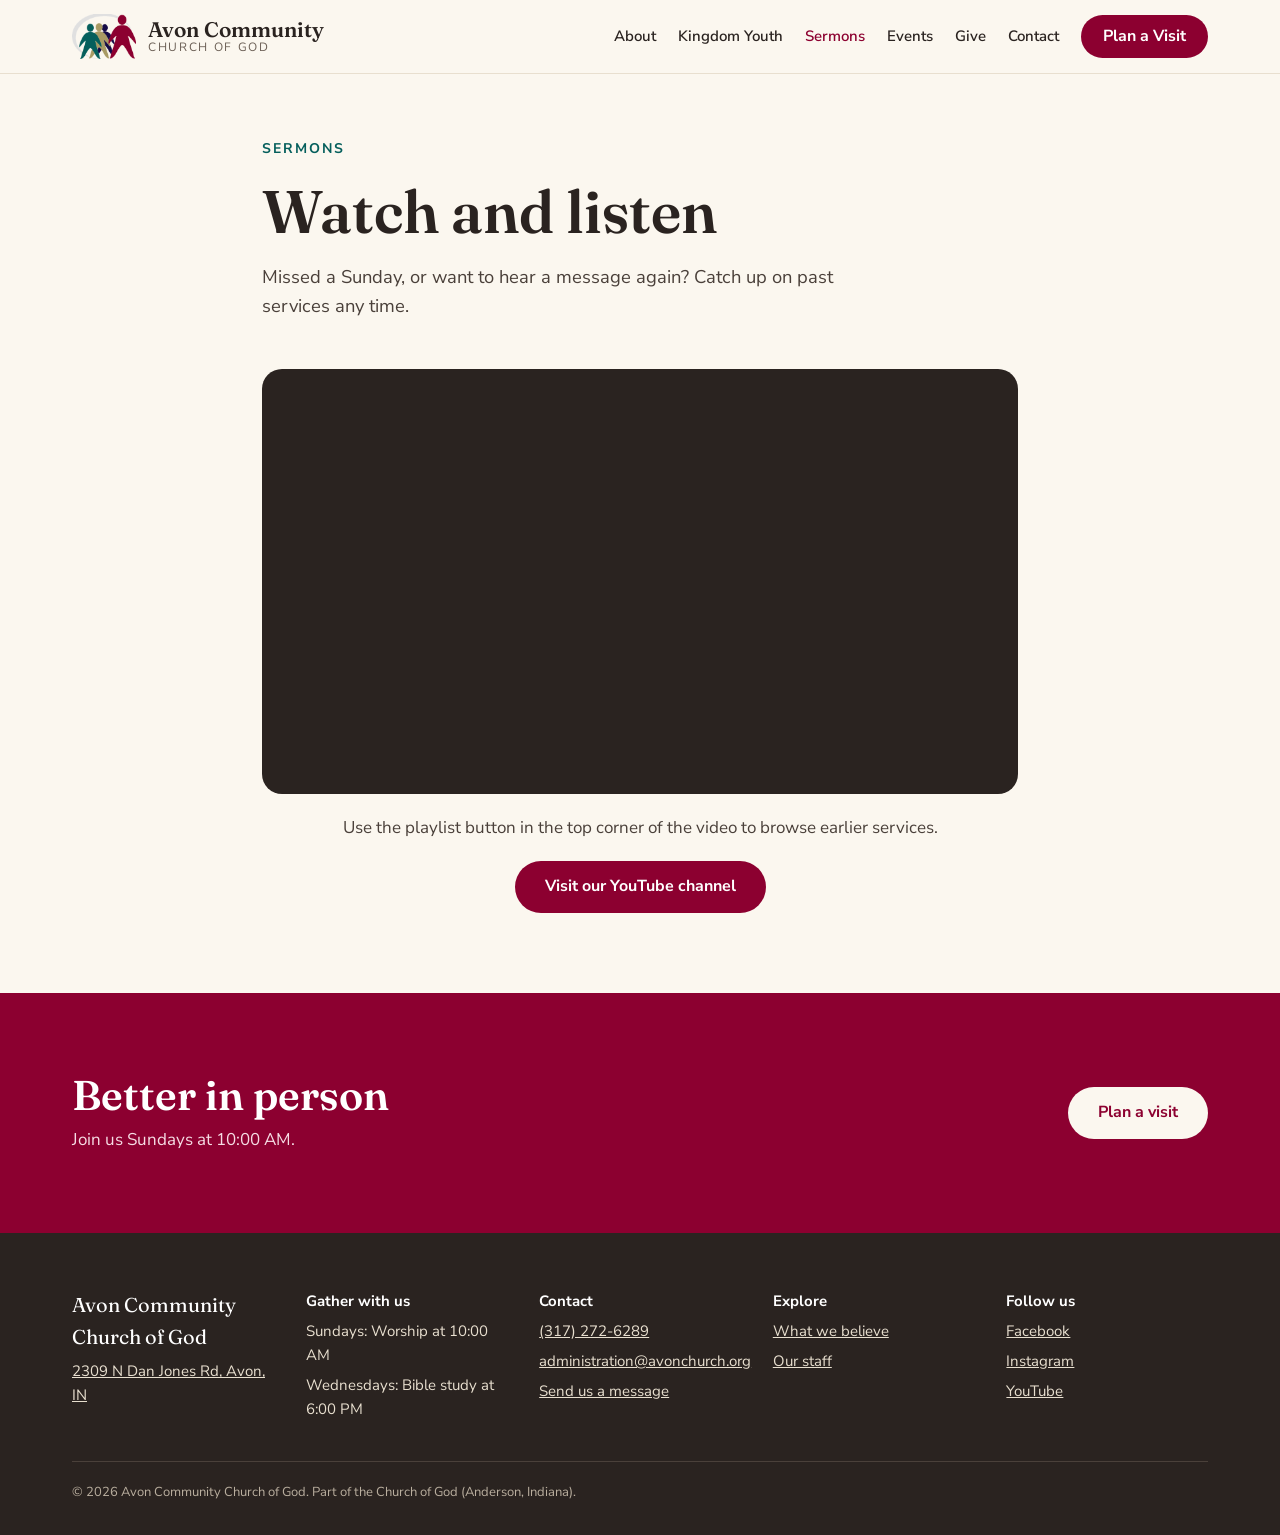
<file: sermons.html>
<!doctype html>
<html lang="en">
<head>
<meta charset="utf-8">

<meta name="viewport" content="width=device-width, initial-scale=1">
<title>Sermons | Avon Community Church of God</title>
<meta name="description" content="Watch sermons and Sunday services from Avon Community Church of God.">
<meta property="og:title" content="Sermons | Avon Community Church of God">
<meta property="og:description" content="Watch sermons and Sunday services from Avon Community Church of God.">
<meta property="og:image" content="https://avonchurch.org/assets/img/logo.png">
<link rel="icon" type="image/png" href="assets/img/favicon.png">
<link rel="apple-touch-icon" href="assets/img/apple-touch-icon.png">
<link rel="preconnect" href="https://fonts.googleapis.com">
<link rel="preconnect" href="https://fonts.gstatic.com" crossorigin>
<link href="https://fonts.googleapis.com/css2?family=Fraunces:opsz,wght@9..144,500;9..144,600&family=Nunito+Sans:wght@400;600;700&display=swap" rel="stylesheet">
<link rel="stylesheet" href="assets/css/style.css">
<script async src="https://www.googletagmanager.com/gtag/js?id=G-5W888PCT22"></script>
<script>
window.dataLayer = window.dataLayer || [];
function gtag(){dataLayer.push(arguments);}
gtag('js', new Date());
gtag('config', 'G-5W888PCT22');
</script>
</head>
<body>
<a class="skip" href="#main">Skip to content</a>
<header class="site-header">
<div class="wrap">
<a class="brand" href="index.html"><img src="assets/img/logo.png" alt="" width="64" height="45" style="height:auto"><span class="brand-name"><strong>Avon Community</strong><span>Church of God</span></span></a>
<button class="menu-toggle" type="button" aria-expanded="false" aria-controls="site-nav">Menu</button>
<nav class="nav" id="site-nav" aria-label="Main">
<a href="about.html">About</a>
<a href="kingdom-youth.html">Kingdom Youth</a>
<a href="sermons.html" aria-current="page">Sermons</a>
<a href="events.html">Events</a>
<a href="give.html">Give</a>
<a href="contact.html">Contact</a>
<a class="btn btn-primary" href="plan-a-visit.html">Plan a Visit</a>
</nav>
</div>
</header>
<main id="main">

<section class="page-hero"><div class="wrap narrow stack">
<p class="eyebrow">Sermons</p>
<h1>Watch and listen</h1>
<p class="lead">Missed a Sunday, or want to hear a message again? Catch up on past services any time.</p>
</div></section>
<section style="padding-top:0"><div class="wrap narrow stack" style="gap:20px">
<div class="video"><iframe src="https://www.youtube.com/embed/videoseries?list=UUC1pGTZjn49KOCtVkLAzRPA" title="Sunday services from Avon Community Church of God" loading="lazy" allow="accelerometer; encrypted-media; gyroscope; picture-in-picture" allowfullscreen></iframe></div>
<p class="soft center">Use the playlist button in the top corner of the video to browse earlier services.</p>
<div class="btn-row" style="justify-content:center"><a class="btn btn-primary" href="https://www.youtube.com/@avoncommunitychurchofgod">Visit our YouTube channel</a></div>
</div></section>
<section class="band-crimson cta-band"><div class="wrap">
<div class="stack" style="gap:8px;max-width:36em"><h2>Better in person</h2><p>Join us Sundays at 10:00 AM.</p></div>
<a class="btn btn-light" href="plan-a-visit.html">Plan a visit</a>
</div></section>

</main>
<footer class="site-footer">
<div class="wrap">
<div class="cols">
<div><span class="name">Avon Community Church of God</span><a href="https://www.google.com/maps/search/?api=1&query=2309+N+Dan+Jones+Rd+Avon+IN">2309 N Dan Jones Rd, Avon, IN</a></div>
<div><strong>Gather with us</strong><span>Sundays: Worship at 10:00 AM</span><span>Wednesdays: Bible study at 6:00 PM</span></div>
<div><strong>Contact</strong><a href="tel:+13172726289">(317) 272-6289</a><a href="mailto:administration@avonchurch.org">administration@avonchurch.org</a><a href="contact.html">Send us a message</a></div>
<div><strong>Explore</strong><a href="beliefs.html">What we believe</a><a href="staff.html">Our staff</a></div>
<div><strong>Follow us</strong><a href="https://www.facebook.com/avonchurch">Facebook</a><a href="https://www.instagram.com/avonccog">Instagram</a><a href="https://www.youtube.com/@avoncommunitychurchofgod">YouTube</a></div>
</div>
<p class="legal">&copy; <span id="year">2026</span> Avon Community Church of God. Part of the Church of God (Anderson, Indiana).</p>
</div>
</footer>
<script src="assets/js/site.js"></script>
<script src="https://www.blueletterbible.org/assets/scripts/blbToolTip/BLB_ScriptTagger-min.js"></script>
<script>
BLB.Tagger.Translation = 'NIV';
BLB.Tagger.HyperLinks = 'all';
BLB.Tagger.HideTranslationAbbrev = false;
BLB.Tagger.TargetNewWindow = true;
BLB.Tagger.Style = 'par';
</script>
</body>
</html>
</file>
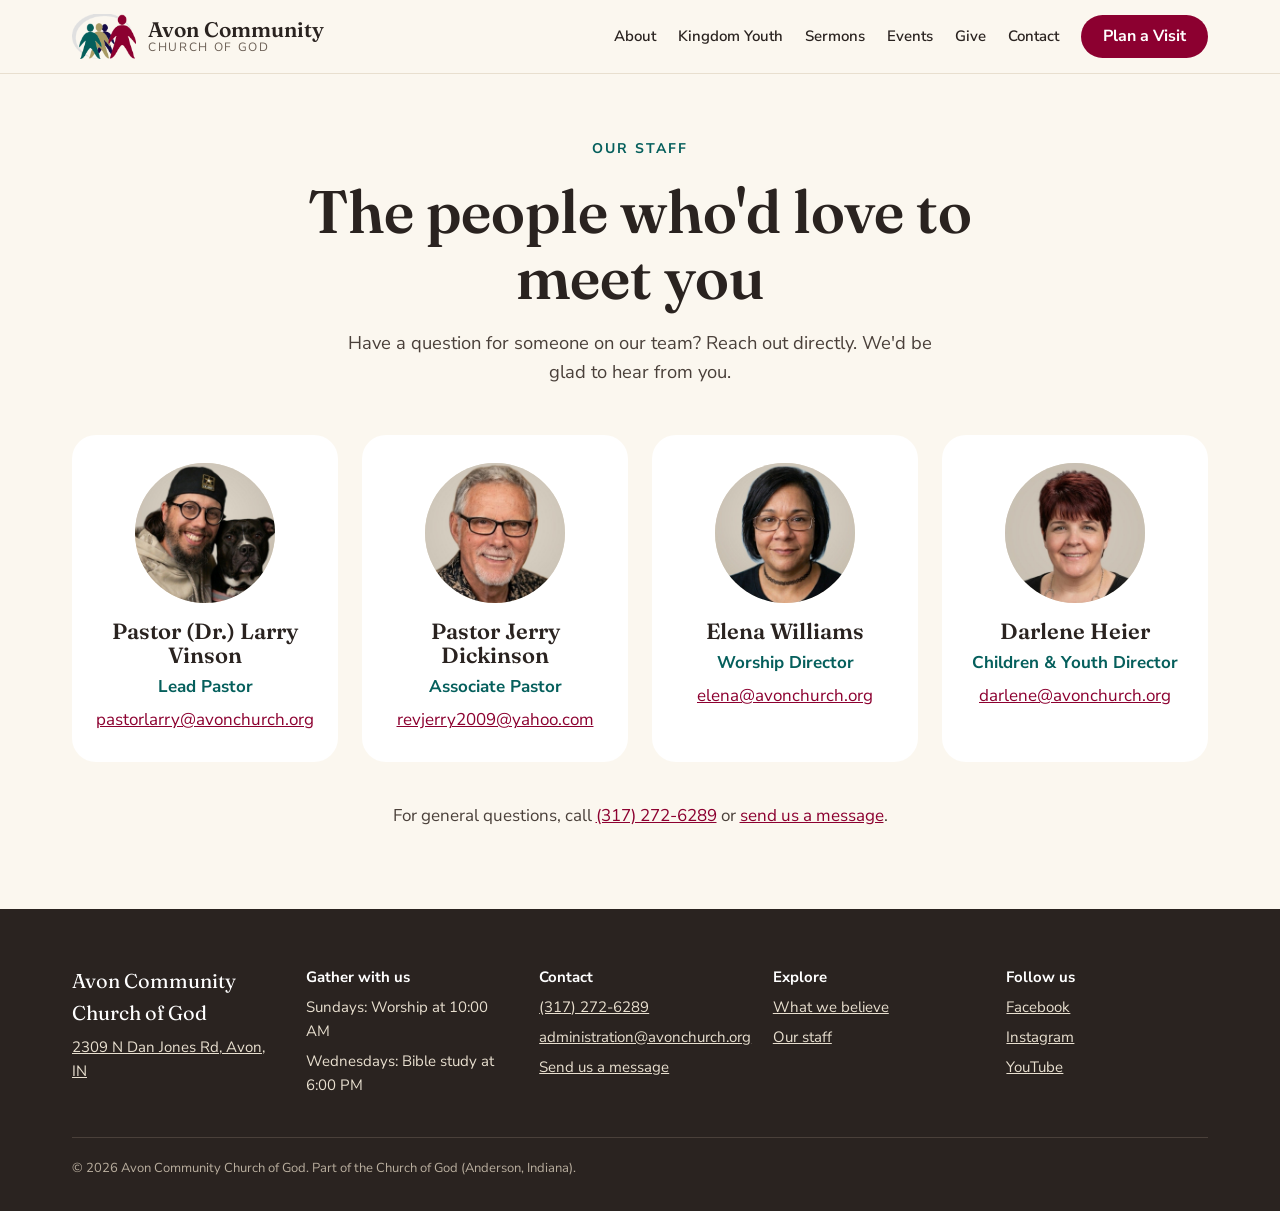
<file: staff.html>
<!doctype html>
<html lang="en">
<head>
<meta charset="utf-8">

<meta name="viewport" content="width=device-width, initial-scale=1">
<title>Our Staff | Avon Community Church of God</title>
<meta name="description" content="Meet the staff of Avon Community Church of God.">
<meta property="og:title" content="Our Staff | Avon Community Church of God">
<meta property="og:description" content="Meet the staff of Avon Community Church of God.">
<meta property="og:image" content="https://avonchurch.org/assets/img/logo.png">
<link rel="icon" type="image/png" href="assets/img/favicon.png">
<link rel="apple-touch-icon" href="assets/img/apple-touch-icon.png">
<link rel="preconnect" href="https://fonts.googleapis.com">
<link rel="preconnect" href="https://fonts.gstatic.com" crossorigin>
<link href="https://fonts.googleapis.com/css2?family=Fraunces:opsz,wght@9..144,500;9..144,600&family=Nunito+Sans:wght@400;600;700&display=swap" rel="stylesheet">
<link rel="stylesheet" href="assets/css/style.css">
<script async src="https://www.googletagmanager.com/gtag/js?id=G-5W888PCT22"></script>
<script>
window.dataLayer = window.dataLayer || [];
function gtag(){dataLayer.push(arguments);}
gtag('js', new Date());
gtag('config', 'G-5W888PCT22');
</script>
</head>
<body>
<a class="skip" href="#main">Skip to content</a>
<header class="site-header">
<div class="wrap">
<a class="brand" href="index.html"><img src="assets/img/logo.png" alt="" width="64" height="45" style="height:auto"><span class="brand-name"><strong>Avon Community</strong><span>Church of God</span></span></a>
<button class="menu-toggle" type="button" aria-expanded="false" aria-controls="site-nav">Menu</button>
<nav class="nav" id="site-nav" aria-label="Main">
<a href="about.html">About</a>
<a href="kingdom-youth.html">Kingdom Youth</a>
<a href="sermons.html">Sermons</a>
<a href="events.html">Events</a>
<a href="give.html">Give</a>
<a href="contact.html">Contact</a>
<a class="btn btn-primary" href="plan-a-visit.html">Plan a Visit</a>
</nav>
</div>
</header>
<main id="main">

<section class="page-hero center"><div class="wrap narrow stack" style="align-items:center">
<p class="eyebrow">Our staff</p>
<h1>The people who'd love to meet you</h1>
<p class="lead">Have a question for someone on our team? Reach out directly. We'd be glad to hear from you.</p>
</div></section>
<section style="padding-top:0"><div class="wrap">
<div class="grid-4">
<div class="card staff-card"><div class="avatar">LV<img src="assets/img/staff/larry-vinson.jpg" alt="Pastor (Dr.) Larry Vinson" loading="lazy" onerror="this.remove()"></div><h3>Pastor (Dr.) Larry Vinson</h3><p class="role">Lead Pastor</p><a href="mailto:pastorlarry@avonchurch.org">pastorlarry@avonchurch.org</a></div>
<div class="card staff-card"><div class="avatar">JD<img src="assets/img/staff/jerry-dickinson.jpg" alt="Pastor Jerry Dickinson" loading="lazy" onerror="this.remove()"></div><h3>Pastor Jerry Dickinson</h3><p class="role">Associate Pastor</p><a href="mailto:revjerry2009@yahoo.com">revjerry2009@yahoo.com</a></div>
<div class="card staff-card"><div class="avatar">EW<img src="assets/img/staff/elena-williams.jpg" alt="Elena Williams" loading="lazy" onerror="this.remove()"></div><h3>Elena Williams</h3><p class="role">Worship Director</p><a href="mailto:elena@avonchurch.org">elena@avonchurch.org</a></div>
<div class="card staff-card"><div class="avatar">DH<img src="assets/img/staff/darlene-heier.jpg" alt="Darlene Heier" loading="lazy" onerror="this.remove()"></div><h3>Darlene Heier</h3><p class="role">Children &amp; Youth Director</p><a href="mailto:darlene@avonchurch.org">darlene@avonchurch.org</a></div>
</div>
<p class="center soft" style="margin-top:40px">For general questions, call <a href="tel:+13172726289">(317) 272-6289</a> or <a href="contact.html">send us a message</a>.</p>
</div></section>

</main>
<footer class="site-footer">
<div class="wrap">
<div class="cols">
<div><span class="name">Avon Community Church of God</span><a href="https://www.google.com/maps/search/?api=1&query=2309+N+Dan+Jones+Rd+Avon+IN">2309 N Dan Jones Rd, Avon, IN</a></div>
<div><strong>Gather with us</strong><span>Sundays: Worship at 10:00 AM</span><span>Wednesdays: Bible study at 6:00 PM</span></div>
<div><strong>Contact</strong><a href="tel:+13172726289">(317) 272-6289</a><a href="mailto:administration@avonchurch.org">administration@avonchurch.org</a><a href="contact.html">Send us a message</a></div>
<div><strong>Explore</strong><a href="beliefs.html">What we believe</a><a href="staff.html">Our staff</a></div>
<div><strong>Follow us</strong><a href="https://www.facebook.com/avonchurch">Facebook</a><a href="https://www.instagram.com/avonccog">Instagram</a><a href="https://www.youtube.com/@avoncommunitychurchofgod">YouTube</a></div>
</div>
<p class="legal">&copy; <span id="year">2026</span> Avon Community Church of God. Part of the Church of God (Anderson, Indiana).</p>
</div>
</footer>
<script src="assets/js/site.js"></script>
<script src="https://www.blueletterbible.org/assets/scripts/blbToolTip/BLB_ScriptTagger-min.js"></script>
<script>
BLB.Tagger.Translation = 'NIV';
BLB.Tagger.HyperLinks = 'all';
BLB.Tagger.HideTranslationAbbrev = false;
BLB.Tagger.TargetNewWindow = true;
BLB.Tagger.Style = 'par';
</script>
</body>
</html>
</file>
<file: assets/css/style.css>
/* Avon Community Church of God — "Hearth" design
   Colors come from the church logo. Change them here and every page updates. */
:root {
  --cream: #FBF7EF;
  --sand: #F3ECDF;
  --line: #E8DFCF;
  --ink: #2A2320;
  --ink-soft: #4A403A;
  --muted: #6B5F55;
  --crimson: #8C0030;
  --crimson-dark: #5E0020;
  --teal: #055F5C;
  --navy: #140A46;
  --tan: #A89A64;
  --photo: #E6DDCB;
  --serif: "Fraunces", Georgia, serif;
  --sans: "Nunito Sans", system-ui, -apple-system, "Segoe UI", sans-serif;
}

*, *::before, *::after { box-sizing: border-box; }
html { scroll-behavior: smooth; }
body { margin: 0; font-family: var(--sans); color: var(--ink); background: var(--cream); line-height: 1.6; font-size: 17px; }
img { max-width: 100%; display: block; }
a { color: var(--crimson); }
a:hover { color: var(--crimson-dark); }
h1, h2, h3 { font-family: var(--serif); font-weight: 600; line-height: 1.1; margin: 0; }
h1 { font-size: clamp(2.4rem, 5vw, 3.75rem); }
h2 { font-size: clamp(1.9rem, 3.4vw, 2.6rem); }
h3 { font-size: 1.5rem; }
p { margin: 0; }
.wrap { max-width: 1200px; margin: 0 auto; padding: 0 32px; }
.narrow { max-width: 820px; }
.stack { display: flex; flex-direction: column; gap: 18px; }
.eyebrow { font-family: var(--sans); font-size: 14px; font-weight: 700; letter-spacing: .14em; text-transform: uppercase; color: var(--teal); }
.lead { font-size: 1.15rem; color: var(--ink-soft); max-width: 34em; }
.soft { color: var(--ink-soft); }
.center { text-align: center; }
.skip { position: absolute; left: -9999px; }
.skip:focus { left: 16px; top: 16px; background: #fff; padding: 8px 14px; z-index: 10; }

/* Buttons */
.btn { display: inline-block; font-weight: 700; text-decoration: none; padding: 14px 28px; border-radius: 999px; border: 2px solid transparent; font-size: 1rem; line-height: 1.2; cursor: pointer; font-family: inherit; }
.btn-primary { background: var(--crimson); color: #fff; }
.btn-primary:hover { background: var(--crimson-dark); color: #fff; }
.btn-outline { border-color: var(--ink); color: var(--ink); }
.btn-outline:hover { background: var(--ink); color: #fff; }
.btn-light { background: var(--cream); color: var(--crimson); }
.btn-light:hover { background: #fff; color: var(--crimson-dark); }
.btn-row { display: flex; flex-wrap: wrap; gap: 12px; }
.link-strong { font-weight: 700; }

/* Header */
.site-header { background: var(--cream); border-bottom: 1px solid var(--line); position: relative; z-index: 5; }
.site-header .wrap { display: flex; align-items: center; justify-content: space-between; gap: 16px; padding-top: 14px; padding-bottom: 14px; flex-wrap: wrap; }
.brand { display: flex; align-items: center; gap: 12px; text-decoration: none; color: var(--ink); }
.brand img { width: 64px; height: auto; }
.brand-name { display: flex; flex-direction: column; line-height: 1.15; }
.brand-name strong { font-family: var(--serif); font-size: 21px; font-weight: 600; }
.brand-name span { font-size: 12px; letter-spacing: .14em; text-transform: uppercase; color: var(--muted); }
.nav { display: flex; flex-wrap: wrap; align-items: center; gap: 4px 22px; font-weight: 600; font-size: 15px; }
.nav a { color: var(--ink); text-decoration: none; padding: 6px 0; }
.nav a:hover, .nav a[aria-current="page"] { color: var(--crimson); }
.nav .btn { padding: 10px 20px; color: #fff; }
.nav .btn:hover { color: #fff; }
.nav-sub { position: relative; }
.menu-toggle { display: none; background: none; border: 2px solid var(--ink); border-radius: 999px; padding: 8px 16px; font: inherit; font-weight: 700; color: var(--ink); cursor: pointer; }

@media (max-width: 900px) {
  .menu-toggle { display: inline-block; }
  .nav { display: none; width: 100%; flex-direction: column; align-items: stretch; gap: 0; padding: 8px 0 4px; }
  .nav.open { display: flex; }
  .nav a { padding: 12px 0; border-top: 1px solid var(--line); font-size: 17px; }
  .nav .btn { margin-top: 12px; text-align: center; }
}

/* Sections */
section { padding: 80px 0; }
.band-white { background: #fff; border-top: 1px solid var(--line); border-bottom: 1px solid var(--line); }
.band-sand { background: var(--sand); }
.band-crimson { background: var(--crimson); color: #fff; }
.band-crimson p { color: #F6DCE4; }
.split { display: grid; grid-template-columns: repeat(auto-fit, minmax(320px, 1fr)); gap: 56px; align-items: center; }
.grid-2 { display: grid; grid-template-columns: repeat(auto-fit, minmax(300px, 1fr)); gap: 28px; }
.grid-3 { display: grid; grid-template-columns: repeat(auto-fit, minmax(240px, 1fr)); gap: 28px; }
.grid-4 { display: grid; grid-template-columns: repeat(auto-fit, minmax(220px, 1fr)); gap: 24px; }
.hero { padding: 72px 0 64px; }
.page-hero { padding: 64px 0 48px; }
.page-hero.center .lead { margin: 0 auto; }
.cta-band .wrap { display: flex; flex-wrap: wrap; align-items: center; justify-content: space-between; gap: 24px; }

/* Photo spots: drop a photo with the listed file name into assets/img/photos/
   and it covers the suggestion text automatically. */
.photo { position: relative; background: var(--photo); color: var(--muted); border-radius: 28px; overflow: hidden; display: flex; align-items: center; justify-content: center; text-align: center; padding: 24px; font-weight: 600; min-height: 220px; }
.photo img { position: absolute; inset: 0; width: 100%; height: 100%; object-fit: cover; }
.photo.r-hero { aspect-ratio: 5 / 4; border-radius: 28px 28px 120px 28px; }
.photo.r-hero-alt { aspect-ratio: 5 / 4; border-radius: 28px 28px 28px 120px; }
.photo.r-4x3 { aspect-ratio: 4 / 3; }
.photo.teal { background: #DCE8E6; color: var(--teal); }
.photo.navy { background: #E7E4EF; color: var(--navy); }

/* Cards */
.card { background: #fff; border-radius: 24px; padding: 28px; }
.card-link { text-decoration: none; color: var(--ink); background: #fff; border-radius: 24px; overflow: hidden; display: flex; flex-direction: column; }
.card-link:hover { color: var(--ink); box-shadow: 0 10px 30px rgba(42,35,32,.10); }
.card-link .photo { border-radius: 0; min-height: 220px; }
.card-link .body { padding: 24px 28px 28px; display: flex; flex-direction: column; gap: 6px; }
.float-card { position: absolute; left: -20px; bottom: -24px; background: #fff; border-radius: 18px; padding: 16px 22px; box-shadow: 0 10px 30px rgba(42,35,32,.12); display: flex; flex-direction: column; gap: 2px; }
.float-card strong { font-family: var(--serif); font-size: 22px; font-weight: 600; }
@media (max-width: 700px) { .float-card { position: static; margin-top: 16px; } }

.times { display: grid; grid-template-columns: repeat(auto-fit, minmax(240px, 1fr)); gap: 32px; }
.times > div { display: flex; gap: 16px; align-items: flex-start; }
.dot { width: 14px; height: 14px; border-radius: 50%; margin-top: 8px; flex: none; }
.times h2 { font-size: 22px; }
.times p { color: var(--ink-soft); margin-top: 4px; }

.step { border-top: 3px solid var(--crimson); padding-top: 18px; display: flex; flex-direction: column; gap: 8px; }
.step .big { font-family: var(--serif); font-size: 30px; font-weight: 600; }
.step h3 { font-family: var(--sans); font-size: 19px; font-weight: 700; }
.step p { color: var(--ink-soft); }

.faq { display: flex; flex-direction: column; gap: 22px; }
.faq h3 { font-family: var(--sans); font-size: 19px; font-weight: 700; margin-bottom: 4px; }
.faq p { color: var(--ink-soft); }

.ministry { border-radius: 32px; overflow: hidden; display: grid; grid-template-columns: repeat(auto-fit, minmax(320px, 1fr)); background: #fff; }
.ministry .photo { border-radius: 0; min-height: 380px; }
.ministry .body { padding: 48px; display: flex; flex-direction: column; gap: 16px; }
.ministry.dark { background: var(--navy); color: #fff; }
.ministry.dark p { color: #DCD9EE; }
.facts { display: grid; grid-template-columns: repeat(2, minmax(0, 1fr)); gap: 16px; }
.fact { background: #F1F7F6; border-radius: 16px; padding: 16px 18px; font-weight: 700; }
.fact span { display: block; font-size: 13px; letter-spacing: .1em; text-transform: uppercase; color: var(--teal); }
.dark .fact { background: #241A5C; }
.dark .fact span { color: #CFCBE6; }
@media (max-width: 500px) { .ministry .body { padding: 32px 24px; } .facts { grid-template-columns: 1fr; } }

.events-list { background: #fff; border-radius: 20px; padding: 8px 24px; }
.events-list div { display: flex; gap: 18px; padding: 16px 0; border-bottom: 1px solid #EFE7D9; }
.events-list div:last-child { border-bottom: 0; }

.video { position: relative; aspect-ratio: 16 / 9; border-radius: 20px; overflow: hidden; background: var(--ink); }
.video iframe { position: absolute; inset: 0; width: 100%; height: 100%; border: 0; }

.belief { padding: 28px 0; border-bottom: 1px solid var(--line); }
.belief h2 { font-size: 28px; margin-bottom: 10px; }
.belief p { color: var(--ink-soft); }
.belief .ref { margin-top: 8px; font-weight: 700; color: var(--teal); font-size: 15px; }

.staff-card { text-align: center; display: flex; flex-direction: column; align-items: center; gap: 6px; }
.avatar { position: relative; width: 140px; height: 140px; border-radius: 50%; background: var(--photo); color: var(--muted); display: flex; align-items: center; justify-content: center; font-family: var(--serif); font-size: 40px; font-weight: 600; overflow: hidden; margin-bottom: 10px; }
.avatar img { position: absolute; inset: 0; width: 100%; height: 100%; object-fit: cover; }
.staff-card h3 { font-size: 22px; }
.staff-card .role { color: var(--teal); font-weight: 700; }

/* Forms */
.form { background: #fff; border-radius: 24px; padding: 32px; display: flex; flex-direction: column; gap: 16px; }
.form label { display: flex; flex-direction: column; gap: 6px; font-weight: 700; }
.form input, .form textarea, .form select { font: inherit; font-weight: 400; padding: 12px 14px; border: 1px solid #CFC3AE; border-radius: 12px; background: #fff; color: var(--ink); }
.form input:focus, .form textarea:focus { outline: 3px solid rgba(140,0,48,.25); border-color: var(--crimson); }
.form .btn { border: 0; }
.form .note { font-size: 14px; color: var(--muted); }
.hp { position: absolute; left: -9999px; }

/* Footer */
.site-footer { background: var(--ink); color: #E8DFCF; font-size: 15px; }
.site-footer .wrap { padding-top: 56px; padding-bottom: 32px; }
.site-footer .cols { display: grid; grid-template-columns: repeat(auto-fit, minmax(200px, 1fr)); gap: 32px; }
.site-footer .cols > div { display: flex; flex-direction: column; gap: 6px; }
.site-footer strong { color: #fff; }
.site-footer .name { font-family: var(--serif); font-size: 20px; color: #fff; }
.site-footer a { color: #E8DFCF; }
.site-footer a:hover { color: #fff; }
.site-footer .legal { margin-top: 40px; padding-top: 20px; border-top: 1px solid #4A403A; font-size: 13px; color: #B9AE9E; }

@media (max-width: 420px) {
  .wrap { padding: 0 20px; }
  .brand img { width: 50px; }
  .brand-name strong { font-size: 18px; }
  .brand-name span { font-size: 11px; }
  .menu-toggle { padding: 8px 14px; }
}

/* Form messages */
.form-status:empty { display: none; }
.form-status { margin: 0; font-size: 15px; color: var(--ink-soft); }
.form-status.error { color: var(--crimson); font-weight: 600; }
.form-done { background: #fff; border-radius: 24px; padding: 40px 32px; border-top: 6px solid var(--teal); display: flex; flex-direction: column; gap: 10px; }
.form-done:focus { outline: none; }
.form-done h3 { font-size: 28px; color: var(--teal); }
.form-done p { color: var(--ink-soft); font-size: 18px; }
.form .btn:disabled { opacity: .7; cursor: wait; }

/* Bible references linked by Blue Letter Bible ScriptTagger */
.belief .ref a { color: inherit; text-decoration: underline; text-decoration-thickness: 1px; text-underline-offset: 3px; }
.belief .ref a:hover { color: var(--crimson, #8C0030); }
</file>
